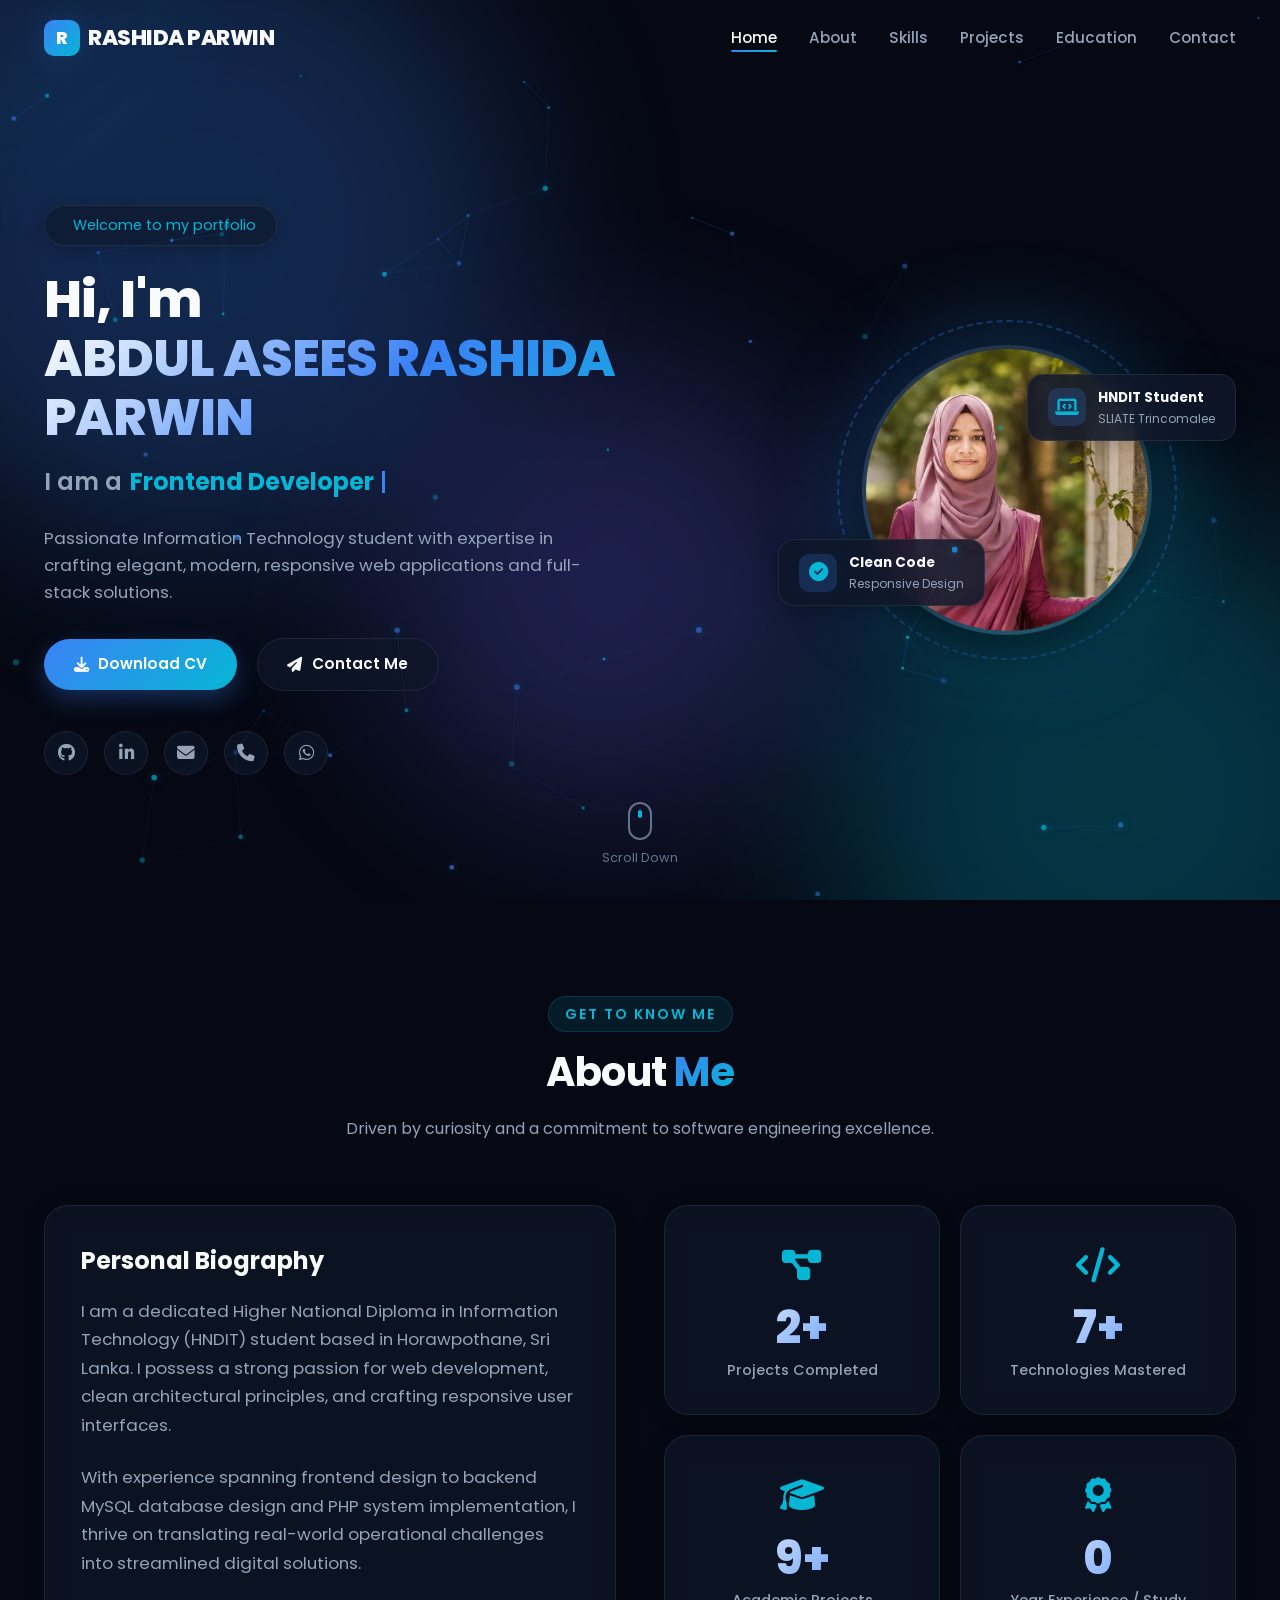
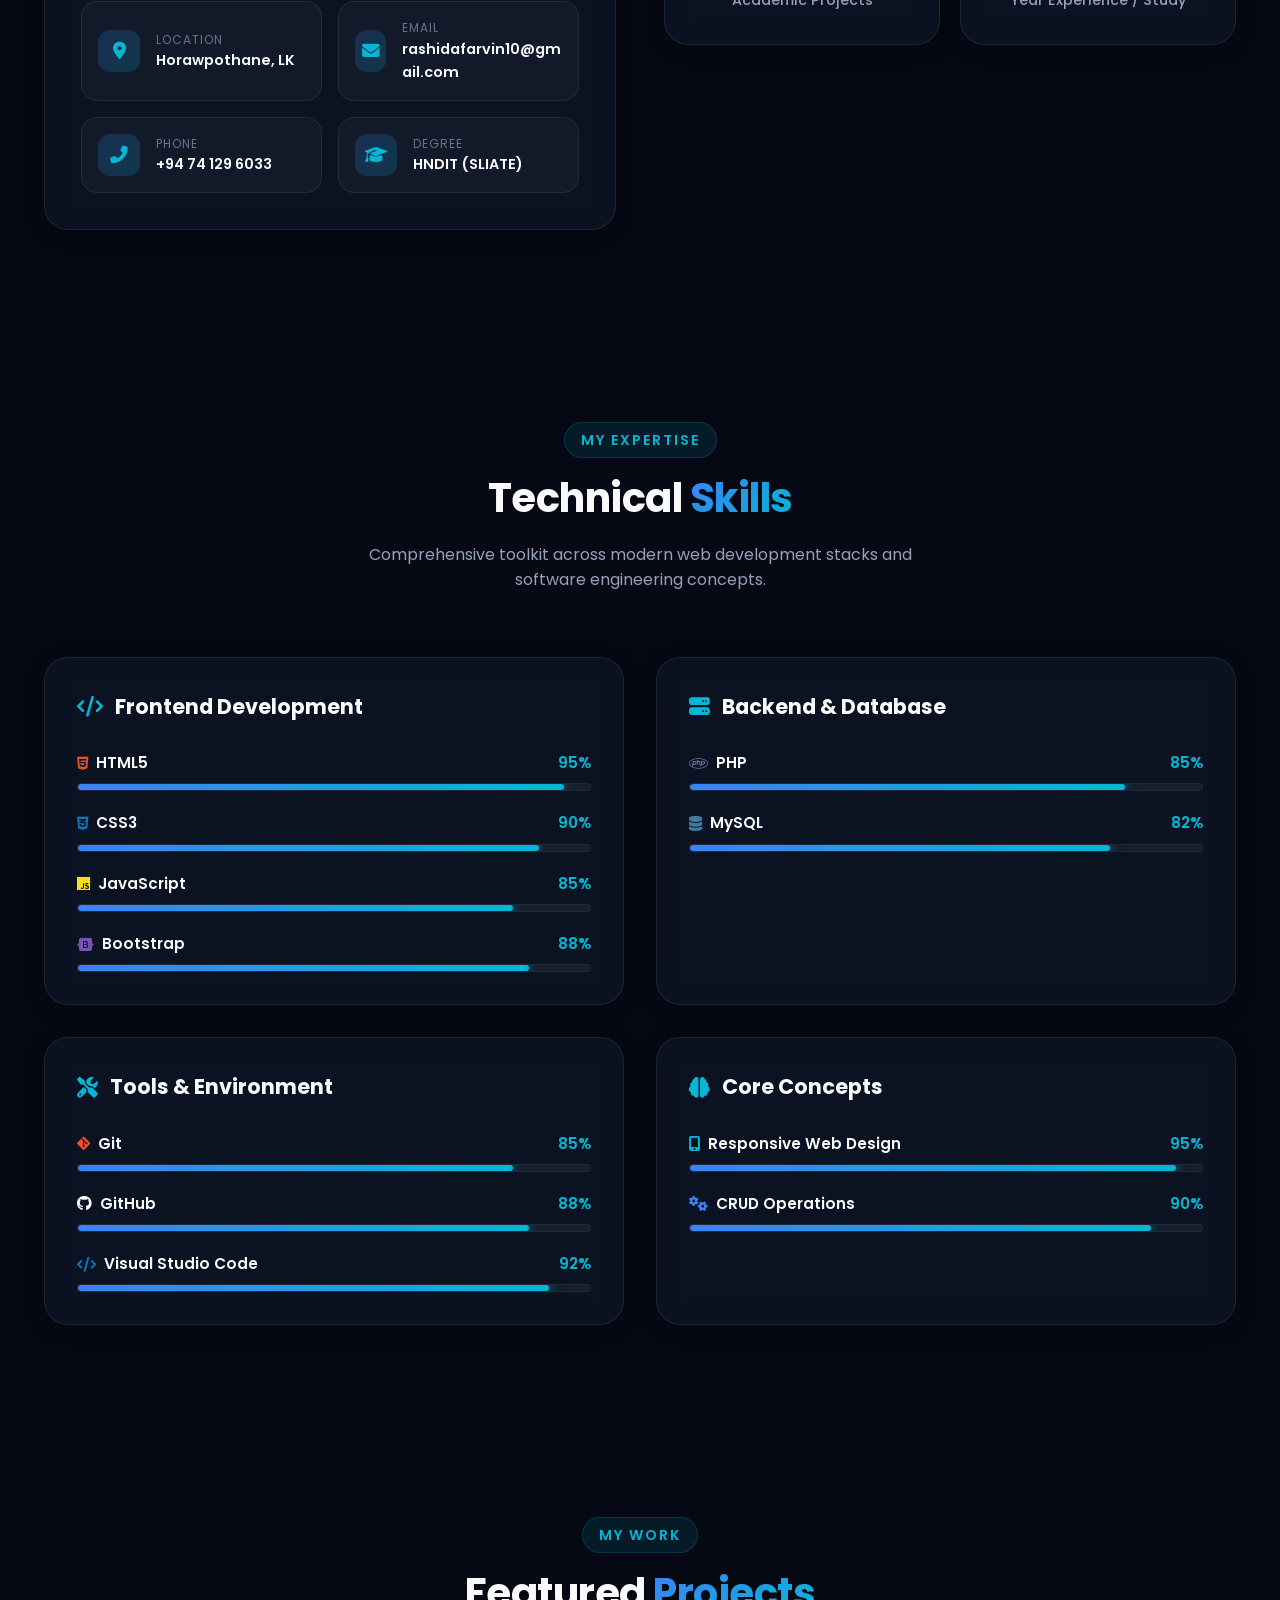
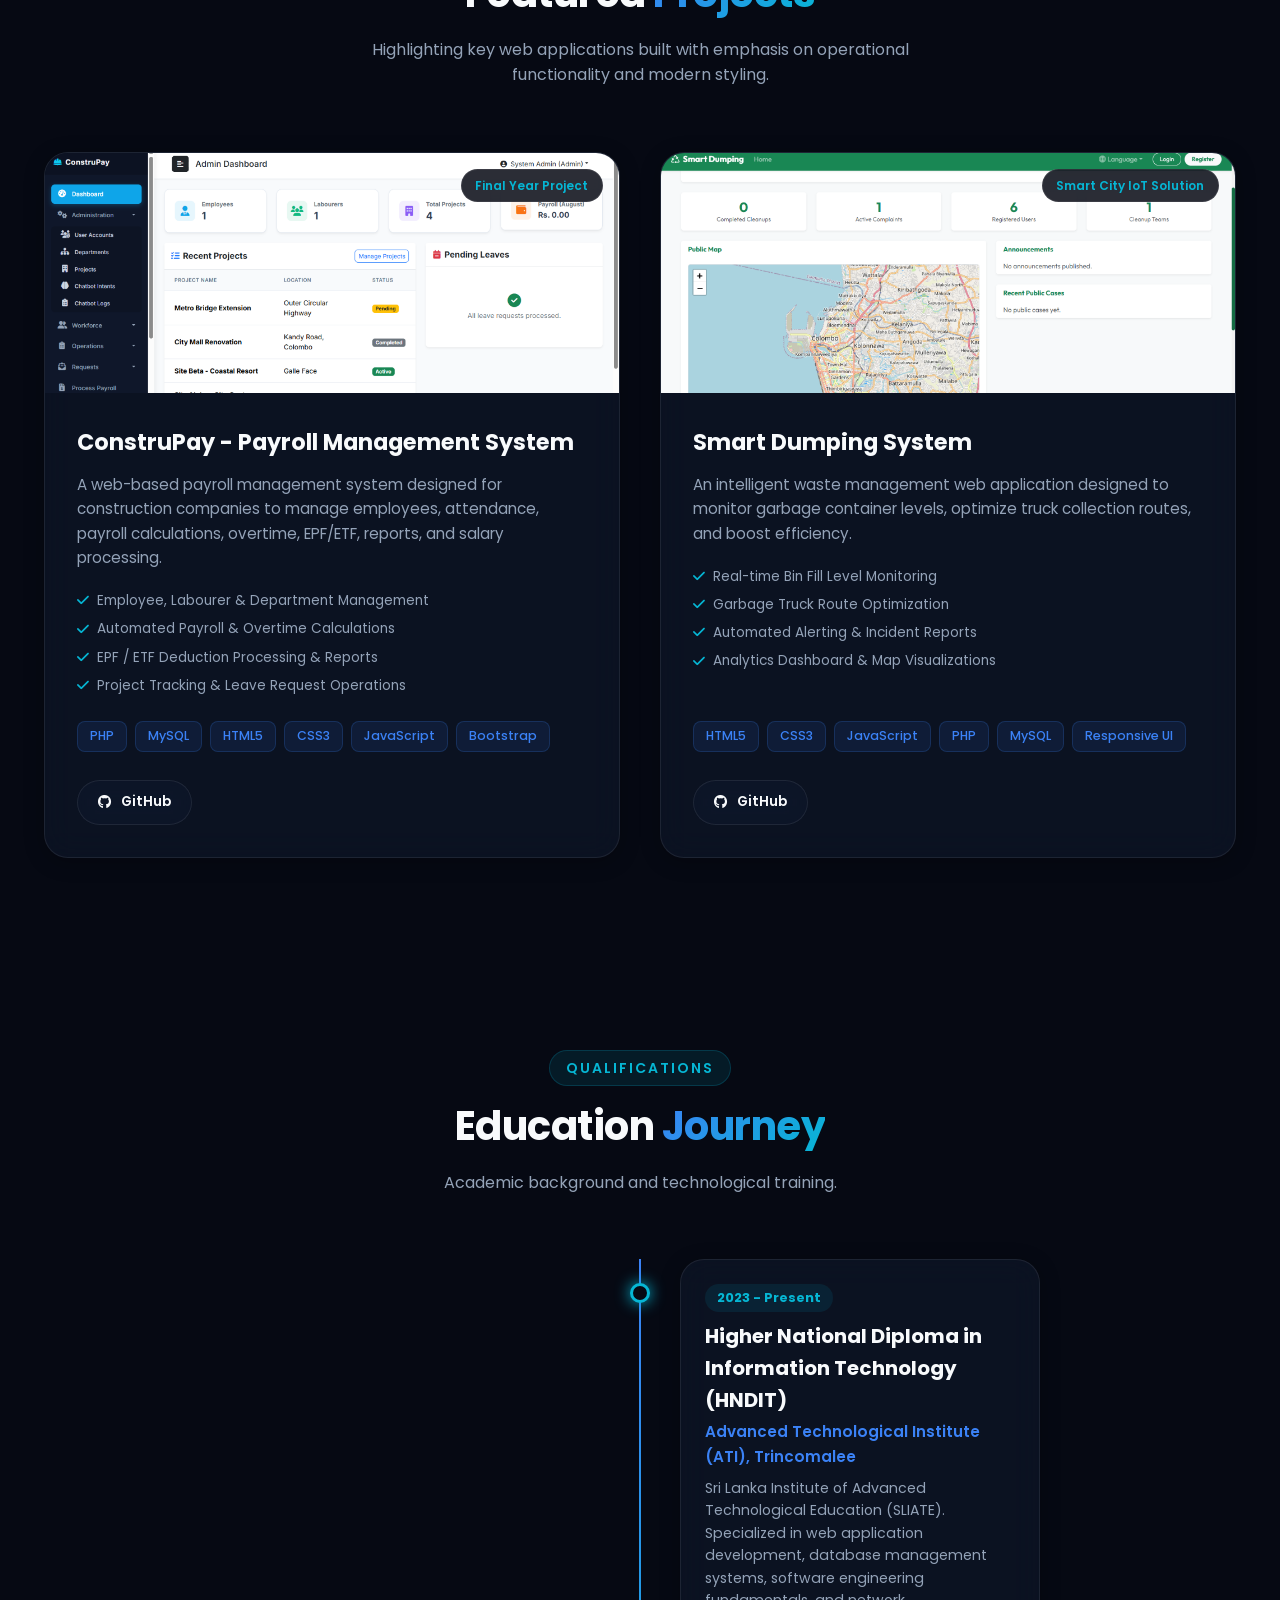
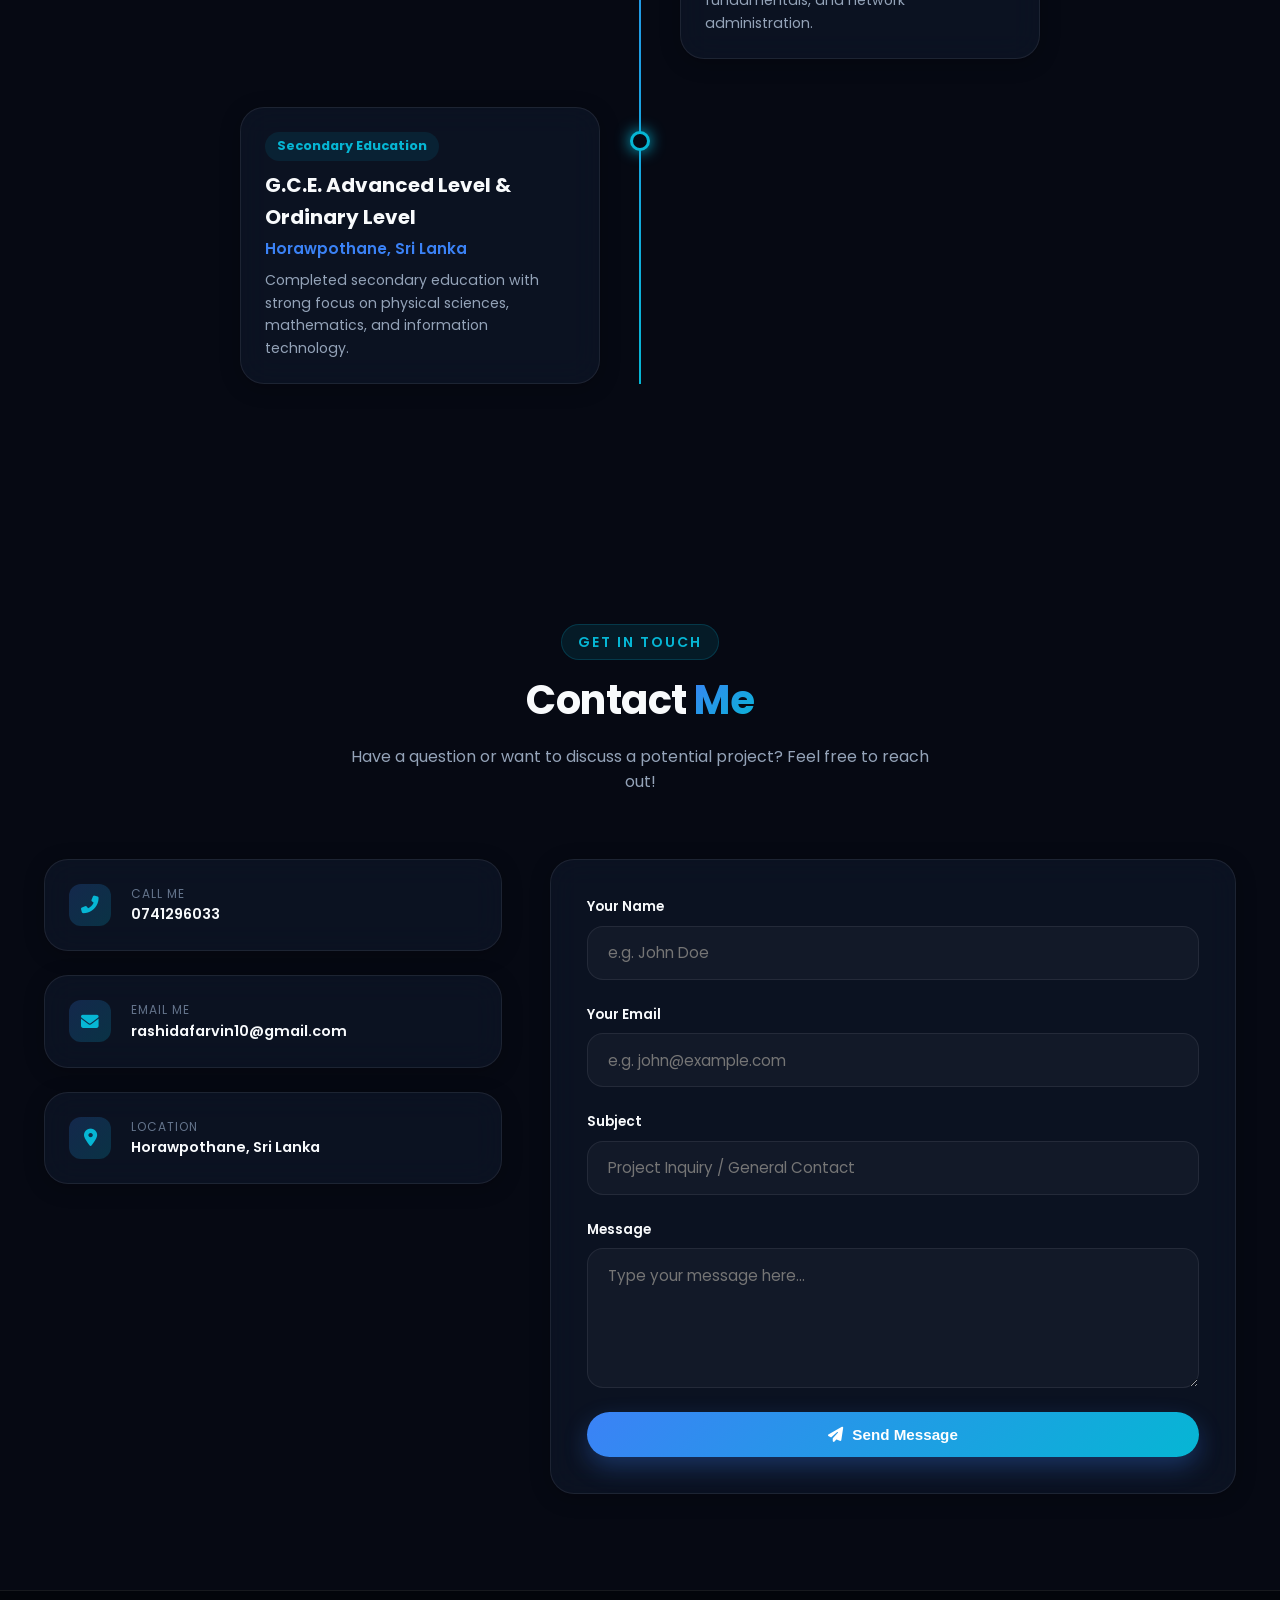
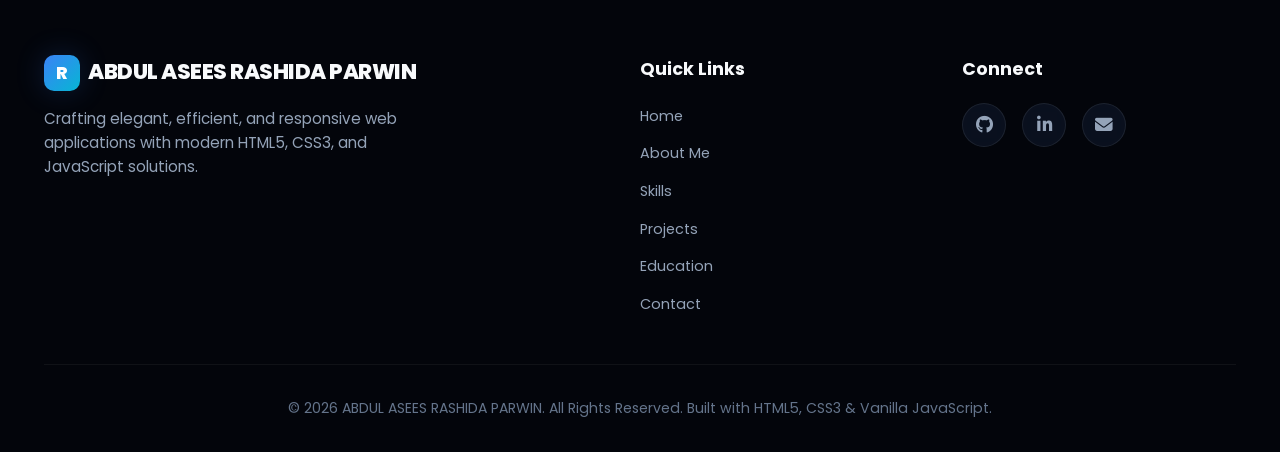
<file: index.html>
<!DOCTYPE html>
<html lang="en">
<head>
  <meta charset="UTF-8">
  <meta name="viewport" content="width=device-width, initial-scale=1.0">
  <meta name="description" content="Portfolio of Abdul Asees Rashida Parwin - Web & Frontend Developer, HNDIT Student at SLIATE Trincomalee. Specializing in HTML5, CSS3, JavaScript, Bootstrap, PHP, and MySQL.">
  <meta name="keywords" content="Abdul Asees Rashida Parwin, Portfolio, Web Developer, Frontend Developer, HNDIT, SLIATE, Sri Lanka, Construction Payroll System, Smart Dumping System">
  <meta name="author" content="Abdul Asees Rashida Parwin">
  <title>ABDUL ASEES RASHIDA PARWIN | Personal Portfolio</title>

  <!-- Google Fonts (Poppins) -->
  <link rel="preconnect" href="https://fonts.googleapis.com">
  <link rel="preconnect" href="https://fonts.gstatic.com" crossorigin>
  <link href="https://fonts.googleapis.com/css2?family=Poppins:wght@300;400;500;600;700;800;900&display=swap" rel="stylesheet">

  <!-- FontAwesome Icons CDN -->
  <link rel="stylesheet" href="https://cdnjs.cloudflare.com/ajax/libs/font-awesome/6.4.0/css/all.min.css" integrity="sha512-iecdLmaskl7CVkqkXNQ/ZH/XLlvWZOJyj7Yy7tcenmpD1ypASozpmT/E0iPtmFIB46ZmdtAc9eNBvH0H/ZpiBw==" crossorigin="anonymous" referrerpolicy="no-referrer" />

  <!-- Custom Stylesheets -->
  <link rel="stylesheet" href="css/style.css">
  <link rel="stylesheet" href="css/animations.css">
  <link rel="stylesheet" href="css/responsive.css">
</head>
<body>

  <!-- Loading Screen -->
  <div class="loading-screen" id="loading-screen">
    <div class="loader-spinner"></div>
    <div class="loader-text">Loading Portfolio...</div>
  </div>

  <!-- Scroll Progress Bar -->
  <div class="scroll-progress-bar"></div>

  <!-- Cursor Glow Effect -->
  <div class="cursor-glow"></div>

  <!-- Animated Ambient Background Shapes -->
  <div class="bg-ambient-shapes">
    <div class="shape-blob shape-blob-1"></div>
    <div class="shape-blob shape-blob-2"></div>
    <div class="shape-blob shape-blob-3"></div>
  </div>

  <!-- Interactive Floating Particles Canvas -->
  <canvas id="particle-canvas"></canvas>

  <!-- Sticky Glass Navbar -->
  <header class="navbar">
    <div class="container nav-container">
      <a href="#hero" class="nav-logo">
        <div class="logo-box">R</div>
        <span>RASHIDA PARWIN</span>
      </a>

      <button class="mobile-toggle" aria-label="Toggle Menu">
        <i class="fas fa-bars"></i>
      </button>

      <ul class="nav-menu">
        <li><a href="#hero" class="nav-link active">Home</a></li>
        <li><a href="#about" class="nav-link">About</a></li>
        <li><a href="#skills" class="nav-link">Skills</a></li>
        <li><a href="#projects" class="nav-link">Projects</a></li>
        <li><a href="#education" class="nav-link">Education</a></li>
        <li><a href="#contact" class="nav-link">Contact</a></li>
      </ul>
    </div>
  </header>

  <main>
    <!-- 1. HERO SECTION -->
    <section id="hero" class="hero-section">
      <div class="container hero-grid">
        <div class="hero-content reveal-left">
          <div class="hero-badge">
            <i class="fas fa-sparkles"></i> Welcome to my portfolio
          </div>
          <h1 class="hero-title">
            Hi, I'm <span class="gradient-text">ABDUL ASEES RASHIDA PARWIN</span>
          </h1>
          <div class="typing-wrapper">
            I am a <span class="typed-text"></span><span class="cursor">&nbsp;</span>
          </div>
          <p class="hero-desc">
            Passionate Information Technology student with expertise in crafting elegant, modern, responsive web applications and full-stack solutions.
          </p>
          <div class="hero-actions">
            <a href="assets/cv.pdf" download="Abdul_Asees_Rashida_Parwin_CV.pdf" class="btn btn-primary">
              <i class="fas fa-download"></i> Download CV
            </a>
            <a href="#contact" class="btn btn-outline">
              <i class="fas fa-paper-plane"></i> Contact Me
            </a>
          </div>
          <div class="social-links">
            <a href="https://github.com/RashidaParwin" target="_blank" class="social-icon" aria-label="GitHub"><i class="fab fa-github"></i></a>
            <a href="https://linkedin.com" target="_blank" class="social-icon" aria-label="LinkedIn"><i class="fab fa-linkedin-in"></i></a>
            <a href="mailto:rashidafarvin10@gmail.com" class="social-icon" aria-label="Email"><i class="fas fa-envelope"></i></a>
            <a href="tel:0741296033" class="social-icon" aria-label="Phone"><i class="fas fa-phone"></i></a>
            <a href="https://wa.me/94741296033" target="_blank" class="social-icon" aria-label="WhatsApp"><i class="fab fa-whatsapp"></i></a>
          </div>
        </div>

        <div class="hero-avatar-wrapper reveal-right">
          <div class="avatar-ring"></div>
          <div class="avatar-glow-bg"></div>
          <img src="images/profile.jpg" alt="Abdul Asees Rashida Parwin Photo" class="hero-avatar-img">
          
          <div class="hero-floating-badge badge-top-right">
            <div class="floating-icon"><i class="fas fa-laptop-code"></i></div>
            <div class="floating-text">
              <h4>HNDIT Student</h4>
              <p>SLIATE Trincomalee</p>
            </div>
          </div>

          <div class="hero-floating-badge badge-bottom-left">
            <div class="floating-icon"><i class="fas fa-check-circle"></i></div>
            <div class="floating-text">
              <h4>Clean Code</h4>
              <p>Responsive Design</p>
            </div>
          </div>
        </div>
      </div>

      <a href="#about" class="scroll-indicator" aria-label="Scroll Down">
        <div class="mouse-icon">
          <div class="mouse-wheel"></div>
        </div>
        <span>Scroll Down</span>
      </a>
    </section>

    <!-- 2. ABOUT ME SECTION -->
    <section id="about" class="section">
      <div class="container">
        <div class="section-header reveal">
          <span class="section-subtitle">Get To Know Me</span>
          <h2 class="section-title">About <span>Me</span></h2>
          <p class="section-desc">Driven by curiosity and a commitment to software engineering excellence.</p>
        </div>

        <div class="about-grid">
          <div class="glass-card reveal-left">
            <h3 style="font-size: 1.5rem; font-weight: 700; margin-bottom: 1rem; color: var(--text-main);">Personal Biography</h3>
            <p class="about-bio-text">
              I am a dedicated Higher National Diploma in Information Technology (HNDIT) student based in Horawpothane, Sri Lanka. I possess a strong passion for web development, clean architectural principles, and crafting responsive user interfaces.
            </p>
            <p class="about-bio-text">
              With experience spanning frontend design to backend MySQL database design and PHP system implementation, I thrive on translating real-world operational challenges into streamlined digital solutions.
            </p>

            <div class="info-cards-grid">
              <div class="info-card-item">
                <div class="info-icon-box"><i class="fas fa-map-marker-alt"></i></div>
                <div class="info-details">
                  <label>Location</label>
                  <p>Horawpothane, LK</p>
                </div>
              </div>
              <div class="info-card-item">
                <div class="info-icon-box"><i class="fas fa-envelope"></i></div>
                <div class="info-details">
                  <label>Email</label>
                  <p>rashidafarvin10@gmail.com</p>
                </div>
              </div>
              <div class="info-card-item">
                <div class="info-icon-box"><i class="fas fa-phone-alt"></i></div>
                <div class="info-details">
                  <label>Phone</label>
                  <p>+94 74 129 6033</p>
                </div>
              </div>
              <div class="info-card-item">
                <div class="info-icon-box"><i class="fas fa-graduation-cap"></i></div>
                <div class="info-details">
                  <label>Degree</label>
                  <p>HNDIT (SLIATE)</p>
                </div>
              </div>
            </div>
          </div>

          <div class="stats-grid">
            <div class="glass-card stat-card reveal-zoom delay-1">
              <div class="stat-icon"><i class="fas fa-project-diagram"></i></div>
              <div class="stat-number" data-target="3" data-suffix="+">0</div>
              <div class="stat-label">Projects Completed</div>
            </div>
            <div class="glass-card stat-card reveal-zoom delay-2">
              <div class="stat-icon"><i class="fas fa-code"></i></div>
              <div class="stat-number" data-target="8" data-suffix="+">0</div>
              <div class="stat-label">Technologies Mastered</div>
            </div>
            <div class="glass-card stat-card reveal-zoom delay-3">
              <div class="stat-icon"><i class="fas fa-graduation-cap"></i></div>
              <div class="stat-number" data-target="10" data-suffix="+">0</div>
              <div class="stat-label">Academic Projects</div>
            </div>
            <div class="glass-card stat-card reveal-zoom delay-4">
              <div class="stat-icon"><i class="fas fa-award"></i></div>
              <div class="stat-number" data-target="1" data-suffix="+">0</div>
              <div class="stat-label">Year Experience / Study</div>
            </div>
          </div>
        </div>
      </div>
    </section>

    <!-- 3. SKILLS SECTION -->
    <section id="skills" class="section">
      <div class="container">
        <div class="section-header reveal">
          <span class="section-subtitle">My Expertise</span>
          <h2 class="section-title">Technical <span>Skills</span></h2>
          <p class="section-desc">Comprehensive toolkit across modern web development stacks and software engineering concepts.</p>
        </div>

        <div class="skills-container-grid">
          <!-- Frontend -->
          <div class="glass-card skill-category-card reveal-left">
            <div class="category-title">
              <i class="fas fa-code"></i> Frontend Development
            </div>
            <div class="skill-items-list">
              <div class="skill-item">
                <div class="skill-info">
                  <span class="skill-name"><i class="fab fa-html5" style="color: #E34F26;"></i> HTML5</span>
                  <span class="skill-percentage">95%</span>
                </div>
                <div class="progress-bar-bg">
                  <div class="progress-bar-fill" data-percentage="95"></div>
                </div>
              </div>

              <div class="skill-item">
                <div class="skill-info">
                  <span class="skill-name"><i class="fab fa-css3-alt" style="color: #1572B6;"></i> CSS3</span>
                  <span class="skill-percentage">90%</span>
                </div>
                <div class="progress-bar-bg">
                  <div class="progress-bar-fill" data-percentage="90"></div>
                </div>
              </div>

              <div class="skill-item">
                <div class="skill-info">
                  <span class="skill-name"><i class="fab fa-js" style="color: #F7DF1E;"></i> JavaScript</span>
                  <span class="skill-percentage">85%</span>
                </div>
                <div class="progress-bar-bg">
                  <div class="progress-bar-fill" data-percentage="85"></div>
                </div>
              </div>

              <div class="skill-item">
                <div class="skill-info">
                  <span class="skill-name"><i class="fab fa-bootstrap" style="color: #7952B3;"></i> Bootstrap</span>
                  <span class="skill-percentage">88%</span>
                </div>
                <div class="progress-bar-bg">
                  <div class="progress-bar-fill" data-percentage="88"></div>
                </div>
              </div>
            </div>
          </div>

          <!-- Backend -->
          <div class="glass-card skill-category-card reveal-right">
            <div class="category-title">
              <i class="fas fa-server"></i> Backend & Database
            </div>
            <div class="skill-items-list">
              <div class="skill-item">
                <div class="skill-info">
                  <span class="skill-name"><i class="fab fa-php" style="color: #777BB4;"></i> PHP</span>
                  <span class="skill-percentage">85%</span>
                </div>
                <div class="progress-bar-bg">
                  <div class="progress-bar-fill" data-percentage="85"></div>
                </div>
              </div>

              <div class="skill-item">
                <div class="skill-info">
                  <span class="skill-name"><i class="fas fa-database" style="color: #4479A1;"></i> MySQL</span>
                  <span class="skill-percentage">82%</span>
                </div>
                <div class="progress-bar-bg">
                  <div class="progress-bar-fill" data-percentage="82"></div>
                </div>
              </div>
            </div>
          </div>

          <!-- Tools -->
          <div class="glass-card skill-category-card reveal-left delay-1">
            <div class="category-title">
              <i class="fas fa-tools"></i> Tools & Environment
            </div>
            <div class="skill-items-list">
              <div class="skill-item">
                <div class="skill-info">
                  <span class="skill-name"><i class="fab fa-git-alt" style="color: #F05032;"></i> Git</span>
                  <span class="skill-percentage">85%</span>
                </div>
                <div class="progress-bar-bg">
                  <div class="progress-bar-fill" data-percentage="85"></div>
                </div>
              </div>

              <div class="skill-item">
                <div class="skill-info">
                  <span class="skill-name"><i class="fab fa-github" style="color: #FFF;"></i> GitHub</span>
                  <span class="skill-percentage">88%</span>
                </div>
                <div class="progress-bar-bg">
                  <div class="progress-bar-fill" data-percentage="88"></div>
                </div>
              </div>

              <div class="skill-item">
                <div class="skill-info">
                  <span class="skill-name"><i class="fas fa-code" style="color: #007ACC;"></i> Visual Studio Code</span>
                  <span class="skill-percentage">92%</span>
                </div>
                <div class="progress-bar-bg">
                  <div class="progress-bar-fill" data-percentage="92"></div>
                </div>
              </div>
            </div>
          </div>

          <!-- Concepts -->
          <div class="glass-card skill-category-card reveal-right delay-1">
            <div class="category-title">
              <i class="fas fa-brain"></i> Core Concepts
            </div>
            <div class="skill-items-list">
              <div class="skill-item">
                <div class="skill-info">
                  <span class="skill-name"><i class="fas fa-mobile-alt" style="color: var(--accent);"></i> Responsive Web Design</span>
                  <span class="skill-percentage">95%</span>
                </div>
                <div class="progress-bar-bg">
                  <div class="progress-bar-fill" data-percentage="95"></div>
                </div>
              </div>

              <div class="skill-item">
                <div class="skill-info">
                  <span class="skill-name"><i class="fas fa-cogs" style="color: var(--primary);"></i> CRUD Operations</span>
                  <span class="skill-percentage">90%</span>
                </div>
                <div class="progress-bar-bg">
                  <div class="progress-bar-fill" data-percentage="90"></div>
                </div>
              </div>
            </div>
          </div>
        </div>
      </div>
    </section>

    <!-- 4. PROJECTS SECTION -->
    <section id="projects" class="section">
      <div class="container">
        <div class="section-header reveal">
          <span class="section-subtitle">My Work</span>
          <h2 class="section-title">Featured <span>Projects</span></h2>
          <p class="section-desc">Highlighting key web applications built with emphasis on operational functionality and modern styling.</p>
        </div>

        <div class="projects-grid">
          <!-- Project 1 -->
          <div class="glass-card project-card tilt-card reveal-left">
            <div class="project-img-wrapper">
              <span class="project-badge">Final Year Project</span>
              <img src="images/payroll.png" alt="ConstruPay - Construction Payroll Management System Dashboard" class="project-img">
            </div>
            <div class="project-content">
              <h3 class="project-title">ConstruPay - Payroll Management System</h3>
              <p class="project-desc">
                A web-based payroll management system designed for construction companies to manage employees, attendance, payroll calculations, overtime, EPF/ETF, reports, and salary processing.
              </p>
              <ul class="project-features">
                <li><i class="fas fa-check"></i> Employee, Labourer & Department Management</li>
                <li><i class="fas fa-check"></i> Automated Payroll & Overtime Calculations</li>
                <li><i class="fas fa-check"></i> EPF / ETF Deduction Processing & Reports</li>
                <li><i class="fas fa-check"></i> Project Tracking & Leave Request Operations</li>
              </ul>
              <div class="tech-tags">
                <span class="tech-tag">PHP</span>
                <span class="tech-tag">MySQL</span>
                <span class="tech-tag">HTML5</span>
                <span class="tech-tag">CSS3</span>
                <span class="tech-tag">JavaScript</span>
                <span class="tech-tag">Bootstrap</span>
              </div>
              <div class="project-links">
                <a href="https://github.com/RashidaParwin/construction_payroll" target="_blank" class="btn btn-outline">
                  <i class="fab fa-github"></i> GitHub
                </a>
              </div>
            </div>
          </div>

          <!-- Project 2 -->
          <div class="glass-card project-card tilt-card reveal-right">
            <div class="project-img-wrapper">
              <span class="project-badge">Smart City IoT Solution</span>
              <img src="images/dumping.png" alt="Smart Dumping System Dashboard" class="project-img">
            </div>
            <div class="project-content">
              <h3 class="project-title">Smart Dumping System</h3>
              <p class="project-desc">
                An intelligent waste management web application designed to monitor garbage container levels, optimize truck collection routes, and boost efficiency.
              </p>
              <ul class="project-features">
                <li><i class="fas fa-check"></i> Real-time Bin Fill Level Monitoring</li>
                <li><i class="fas fa-check"></i> Garbage Truck Route Optimization</li>
                <li><i class="fas fa-check"></i> Automated Alerting & Incident Reports</li>
                <li><i class="fas fa-check"></i> Analytics Dashboard & Map Visualizations</li>
              </ul>
              <div class="tech-tags">
                <span class="tech-tag">HTML5</span>
                <span class="tech-tag">CSS3</span>
                <span class="tech-tag">JavaScript</span>
                <span class="tech-tag">PHP</span>
                <span class="tech-tag">MySQL</span>
                <span class="tech-tag">Responsive UI</span>
              </div>
              <div class="project-links">
                <a href="https://github.com/RashidaParwin/smart_dumping" target="_blank" class="btn btn-outline">
                  <i class="fab fa-github"></i> GitHub
                </a>
              </div>
            </div>
          </div>
        </div>
      </div>
    </section>

    <!-- 5. EDUCATION SECTION -->
    <section id="education" class="section">
      <div class="container">
        <div class="section-header reveal">
          <span class="section-subtitle">Qualifications</span>
          <h2 class="section-title">Education <span>Journey</span></h2>
          <p class="section-desc">Academic background and technological training.</p>
        </div>

        <div class="education-timeline-container">
          <div class="timeline-line"></div>

          <!-- Item 1 -->
          <div class="timeline-item reveal-left">
            <div class="timeline-dot"></div>
            <div class="glass-card" style="padding: 1.5rem;">
              <span class="timeline-date">2023 - Present</span>
              <h3 class="timeline-title">Higher National Diploma in Information Technology (HNDIT)</h3>
              <div class="timeline-institution">Advanced Technological Institute (ATI), Trincomalee</div>
              <p class="timeline-desc">
                Sri Lanka Institute of Advanced Technological Education (SLIATE). Specialized in web application development, database management systems, software engineering fundamentals, and network administration.
              </p>
            </div>
          </div>

          <!-- Item 2 -->
          <div class="timeline-item reveal-right">
            <div class="timeline-dot"></div>
            <div class="glass-card" style="padding: 1.5rem;">
              <span class="timeline-date">Secondary Education</span>
              <h3 class="timeline-title">G.C.E. Advanced Level & Ordinary Level</h3>
              <div class="timeline-institution">Horawpothane, Sri Lanka</div>
              <p class="timeline-desc">
                Completed secondary education with strong focus on physical sciences, mathematics, and information technology.
              </p>
            </div>
          </div>
        </div>
      </div>
    </section>

    <!-- 6. CONTACT SECTION -->
    <section id="contact" class="section">
      <div class="container">
        <div class="section-header reveal">
          <span class="section-subtitle">Get In Touch</span>
          <h2 class="section-title">Contact <span>Me</span></h2>
          <p class="section-desc">Have a question or want to discuss a potential project? Feel free to reach out!</p>
        </div>

        <div class="contact-grid">
          <!-- Info Cards -->
          <div class="contact-info-list reveal-left">
            <a href="tel:0741296033" class="glass-card contact-info-card">
              <div class="info-icon-box"><i class="fas fa-phone-alt"></i></div>
              <div class="info-details">
                <label>Call Me</label>
                <p>0741296033</p>
              </div>
            </a>

            <a href="mailto:rashidafarvin10@gmail.com" class="glass-card contact-info-card">
              <div class="info-icon-box"><i class="fas fa-envelope"></i></div>
              <div class="info-details">
                <label>Email Me</label>
                <p>rashidafarvin10@gmail.com</p>
              </div>
            </a>

            <div class="glass-card contact-info-card">
              <div class="info-icon-box"><i class="fas fa-map-marker-alt"></i></div>
              <div class="info-details">
                <label>Location</label>
                <p>Horawpothane, Sri Lanka</p>
              </div>
            </div>
          </div>

          <!-- Contact Form -->
          <div class="glass-card reveal-right">
            <form id="contact-form" class="contact-form" novalidate>
              <div class="form-group">
                <label class="form-label" for="form-name">Your Name</label>
                <input type="text" id="form-name" class="form-input" placeholder="e.g. John Doe">
                <span class="form-error-msg"></span>
              </div>

              <div class="form-group">
                <label class="form-label" for="form-email">Your Email</label>
                <input type="email" id="form-email" class="form-input" placeholder="e.g. john@example.com">
                <span class="form-error-msg"></span>
              </div>

              <div class="form-group">
                <label class="form-label" for="form-subject">Subject</label>
                <input type="text" id="form-subject" class="form-input" placeholder="Project Inquiry / General Contact">
                <span class="form-error-msg"></span>
              </div>

              <div class="form-group">
                <label class="form-label" for="form-message">Message</label>
                <textarea id="form-message" class="form-textarea" placeholder="Type your message here..."></textarea>
                <span class="form-error-msg"></span>
              </div>

              <button type="submit" class="btn btn-primary" style="width: 100%;">
                <i class="fas fa-paper-plane"></i> Send Message
              </button>
            </form>
          </div>
        </div>
      </div>
    </section>
  </main>

  <!-- Live Demo Modal -->
  <div class="modal-overlay" id="project-modal">
    <div class="modal-card">
      <button class="modal-close" aria-label="Close modal"><i class="fas fa-times"></i></button>
      <h3 id="modal-project-title" style="font-size: 1.5rem; font-weight: 700; margin-bottom: 1rem; color: var(--text-main);">Project Title</h3>
      <p id="modal-project-desc" style="color: var(--text-muted); margin-bottom: 1.5rem; line-height: 1.6;">Project Description</p>
      <div style="padding: 1rem; background: rgba(59, 130, 246, 0.1); border: 1px solid var(--primary); border-radius: var(--radius-md); color: var(--accent); font-size: 0.9rem;">
        <i class="fas fa-info-circle"></i> Live demonstration simulation active. All calculation algorithms and UI components are operational.
      </div>
    </div>
  </div>

  <!-- 7. FOOTER -->
  <footer class="footer">
    <div class="container">
      <div class="footer-grid">
        <div class="footer-brand">
          <a href="#hero" class="nav-logo">
            <div class="logo-box">R</div>
            <span>ABDUL ASEES RASHIDA PARWIN</span>
          </a>
          <p>
            Crafting elegant, efficient, and responsive web applications with modern HTML5, CSS3, and JavaScript solutions.
          </p>
        </div>

        <div class="footer-column">
          <h4>Quick Links</h4>
          <ul class="footer-links">
            <li><a href="#hero">Home</a></li>
            <li><a href="#about">About Me</a></li>
            <li><a href="#skills">Skills</a></li>
            <li><a href="#projects">Projects</a></li>
            <li><a href="#education">Education</a></li>
            <li><a href="#contact">Contact</a></li>
          </ul>
        </div>

        <div class="footer-column">
          <h4>Connect</h4>
          <div class="social-links">
            <a href="https://github.com/RashidaParwin" target="_blank" class="social-icon" aria-label="GitHub"><i class="fab fa-github"></i></a>
            <a href="https://linkedin.com" target="_blank" class="social-icon" aria-label="LinkedIn"><i class="fab fa-linkedin-in"></i></a>
            <a href="mailto:rashidafarvin10@gmail.com" class="social-icon" aria-label="Email"><i class="fas fa-envelope"></i></a>
          </div>
        </div>
      </div>

      <div class="footer-bottom">
        <p>&copy; 2026 ABDUL ASEES RASHIDA PARWIN. All Rights Reserved. Built with HTML5, CSS3 &amp; Vanilla JavaScript.</p>
      </div>
    </div>
  </footer>

  <!-- Floating Back to Top FAB -->
  <a href="#hero" class="back-to-top-fab" aria-label="Back to Top">
    <i class="fas fa-chevron-up"></i>
  </a>

  <!-- JavaScript Modules -->
  <script src="js/particles.js"></script>
  <script src="js/typing.js"></script>
  <script src="js/script.js"></script>
</body>
</html>
</file>
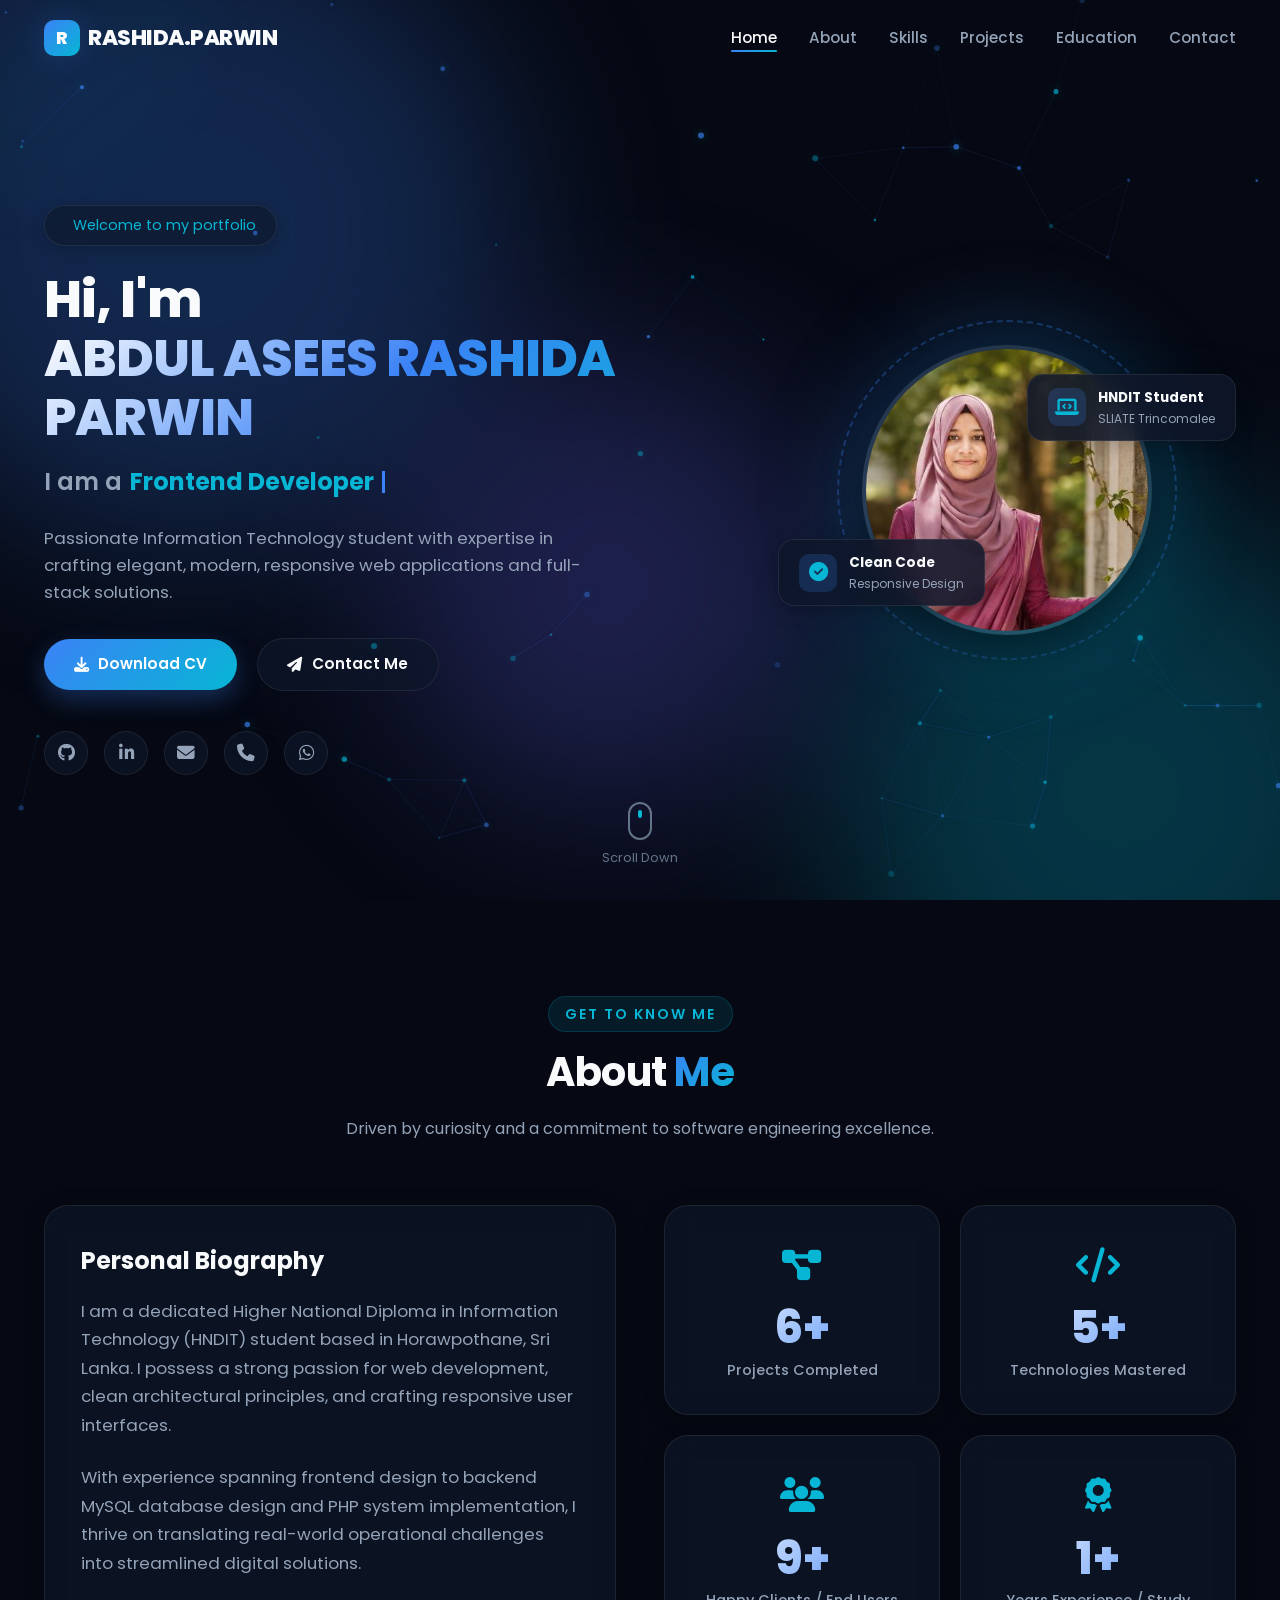
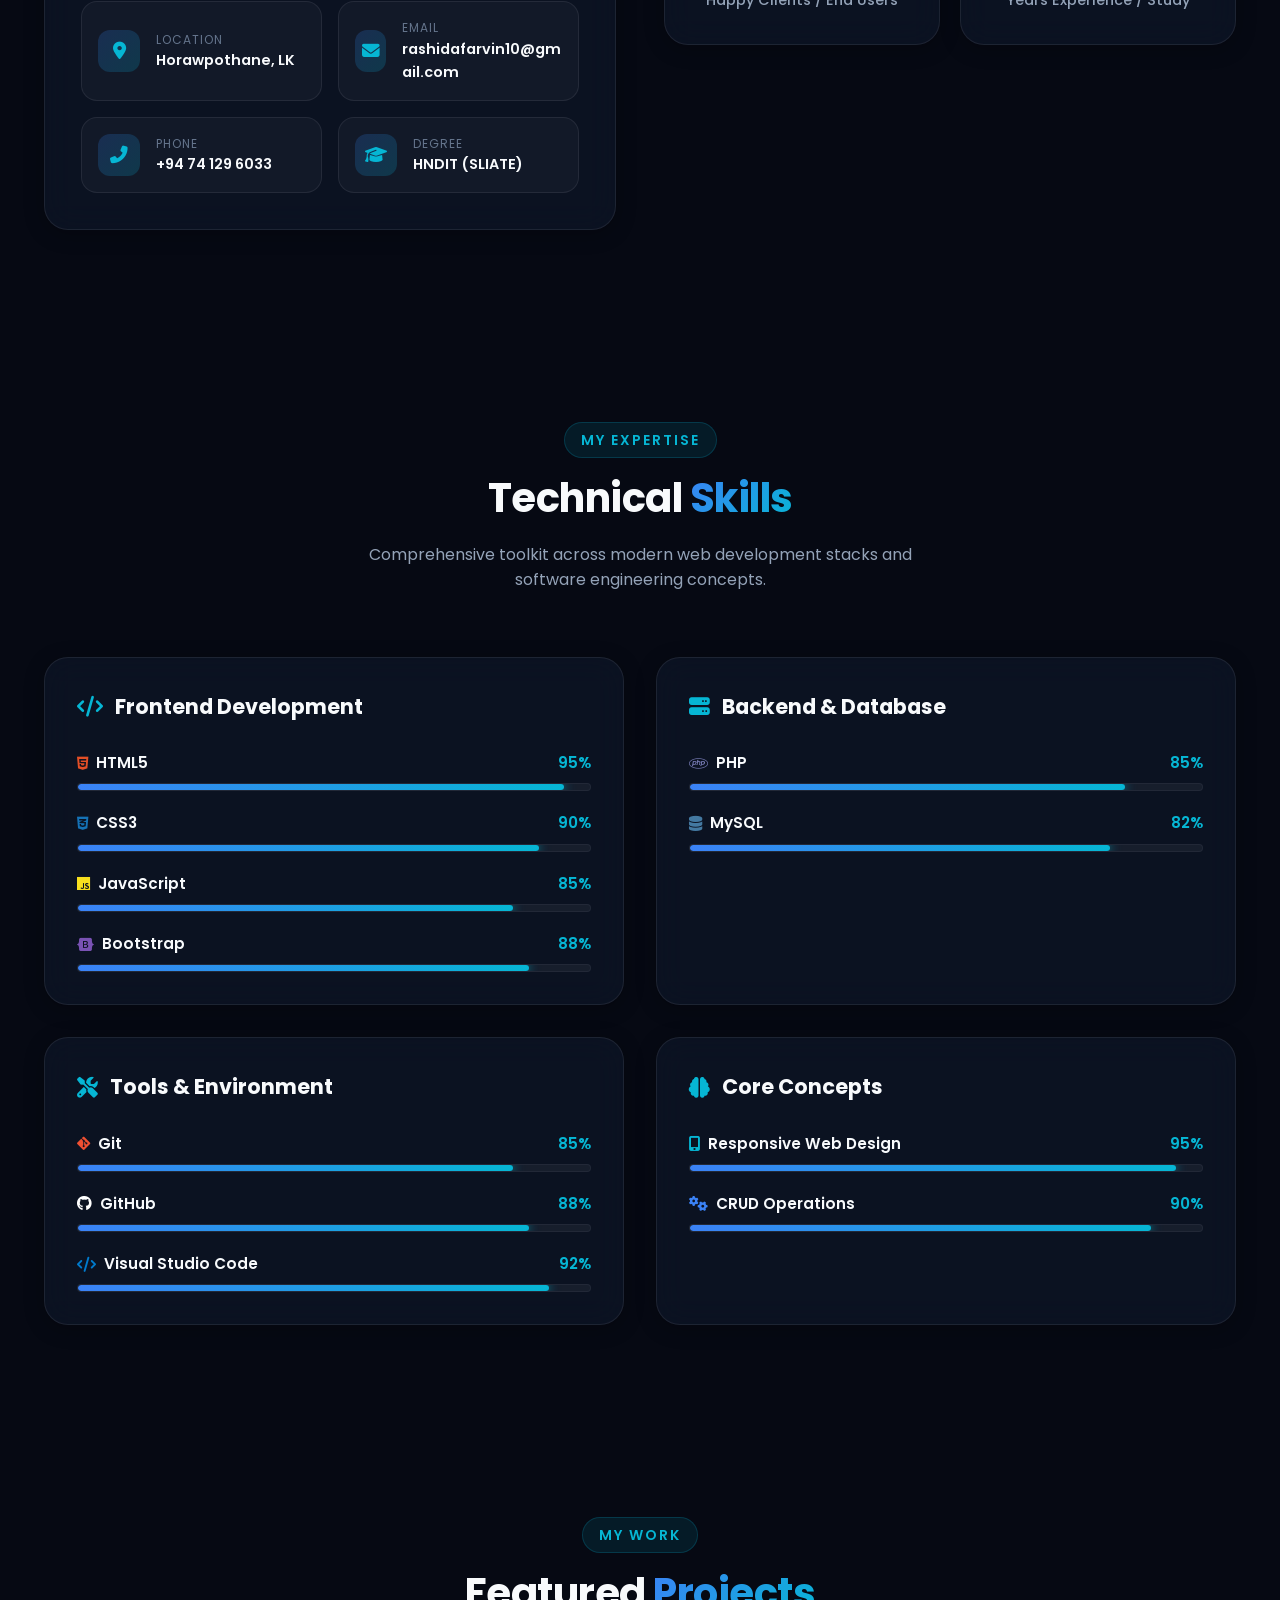
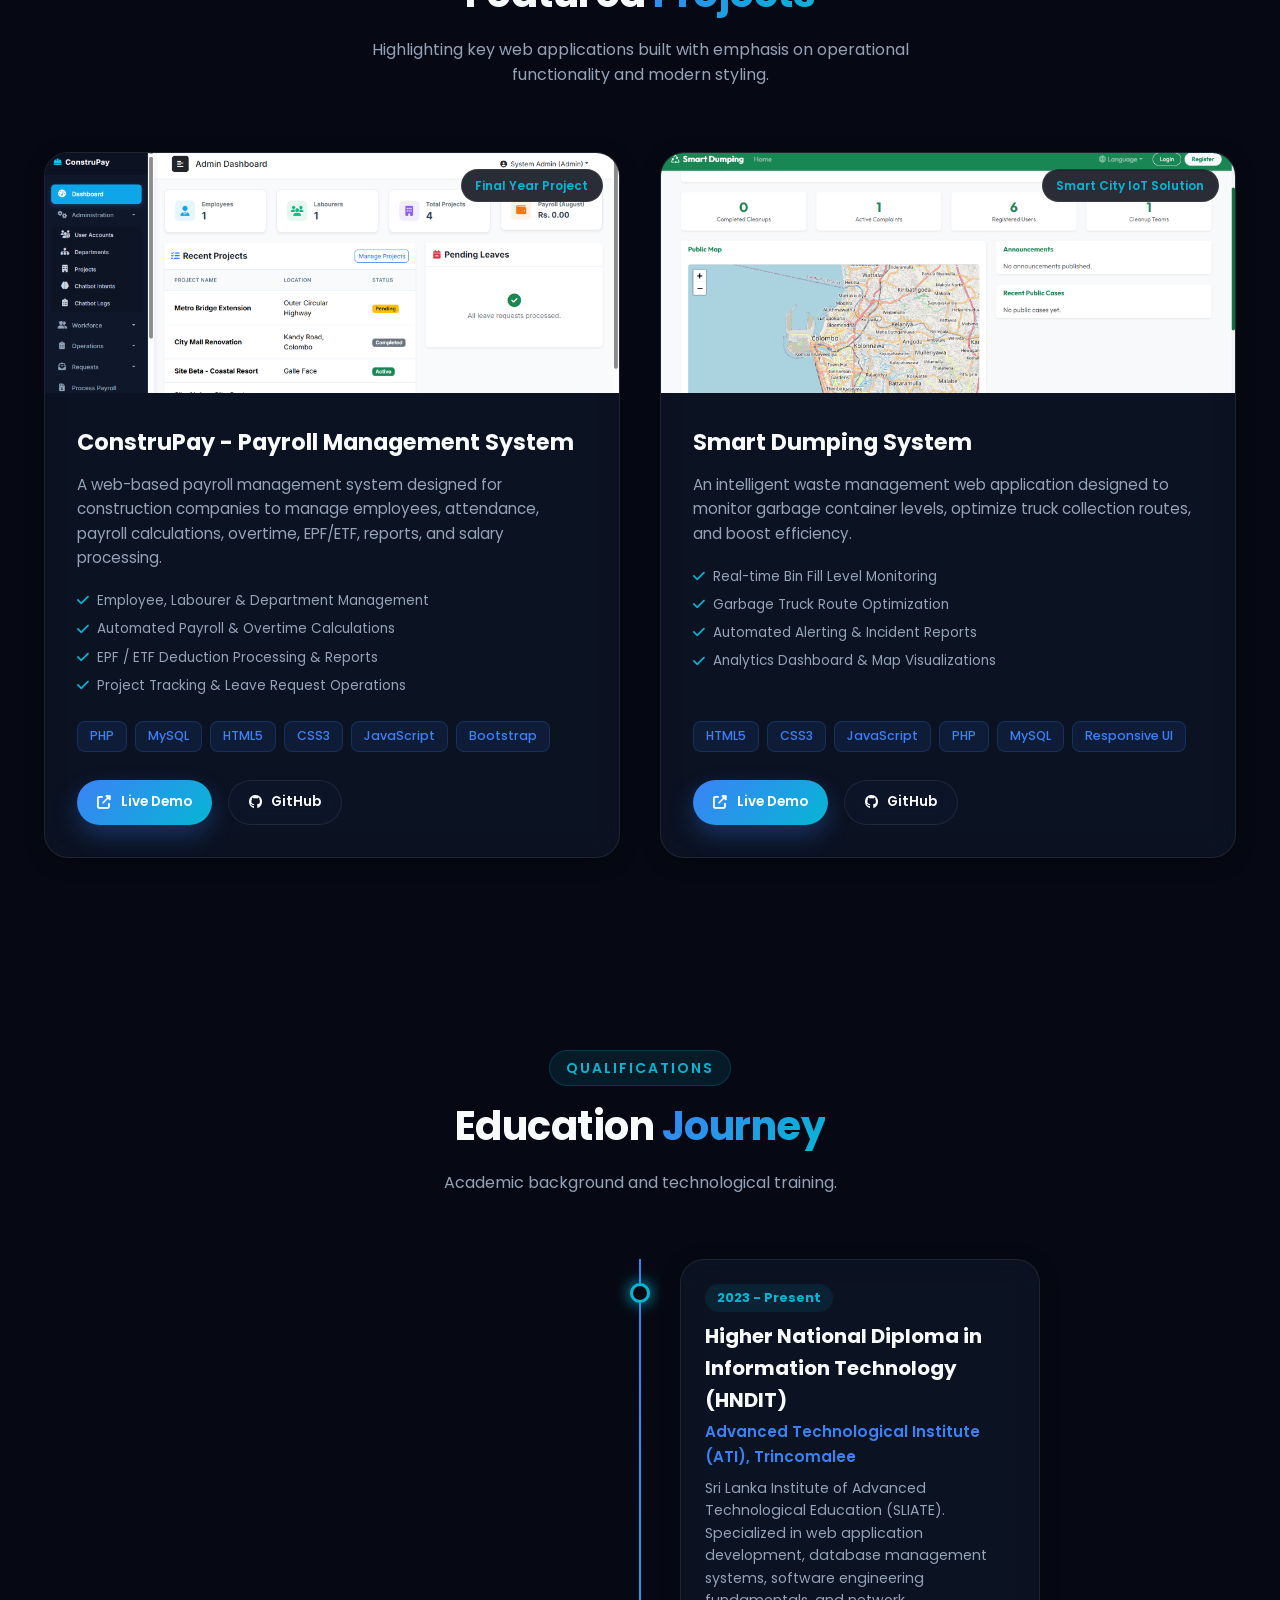
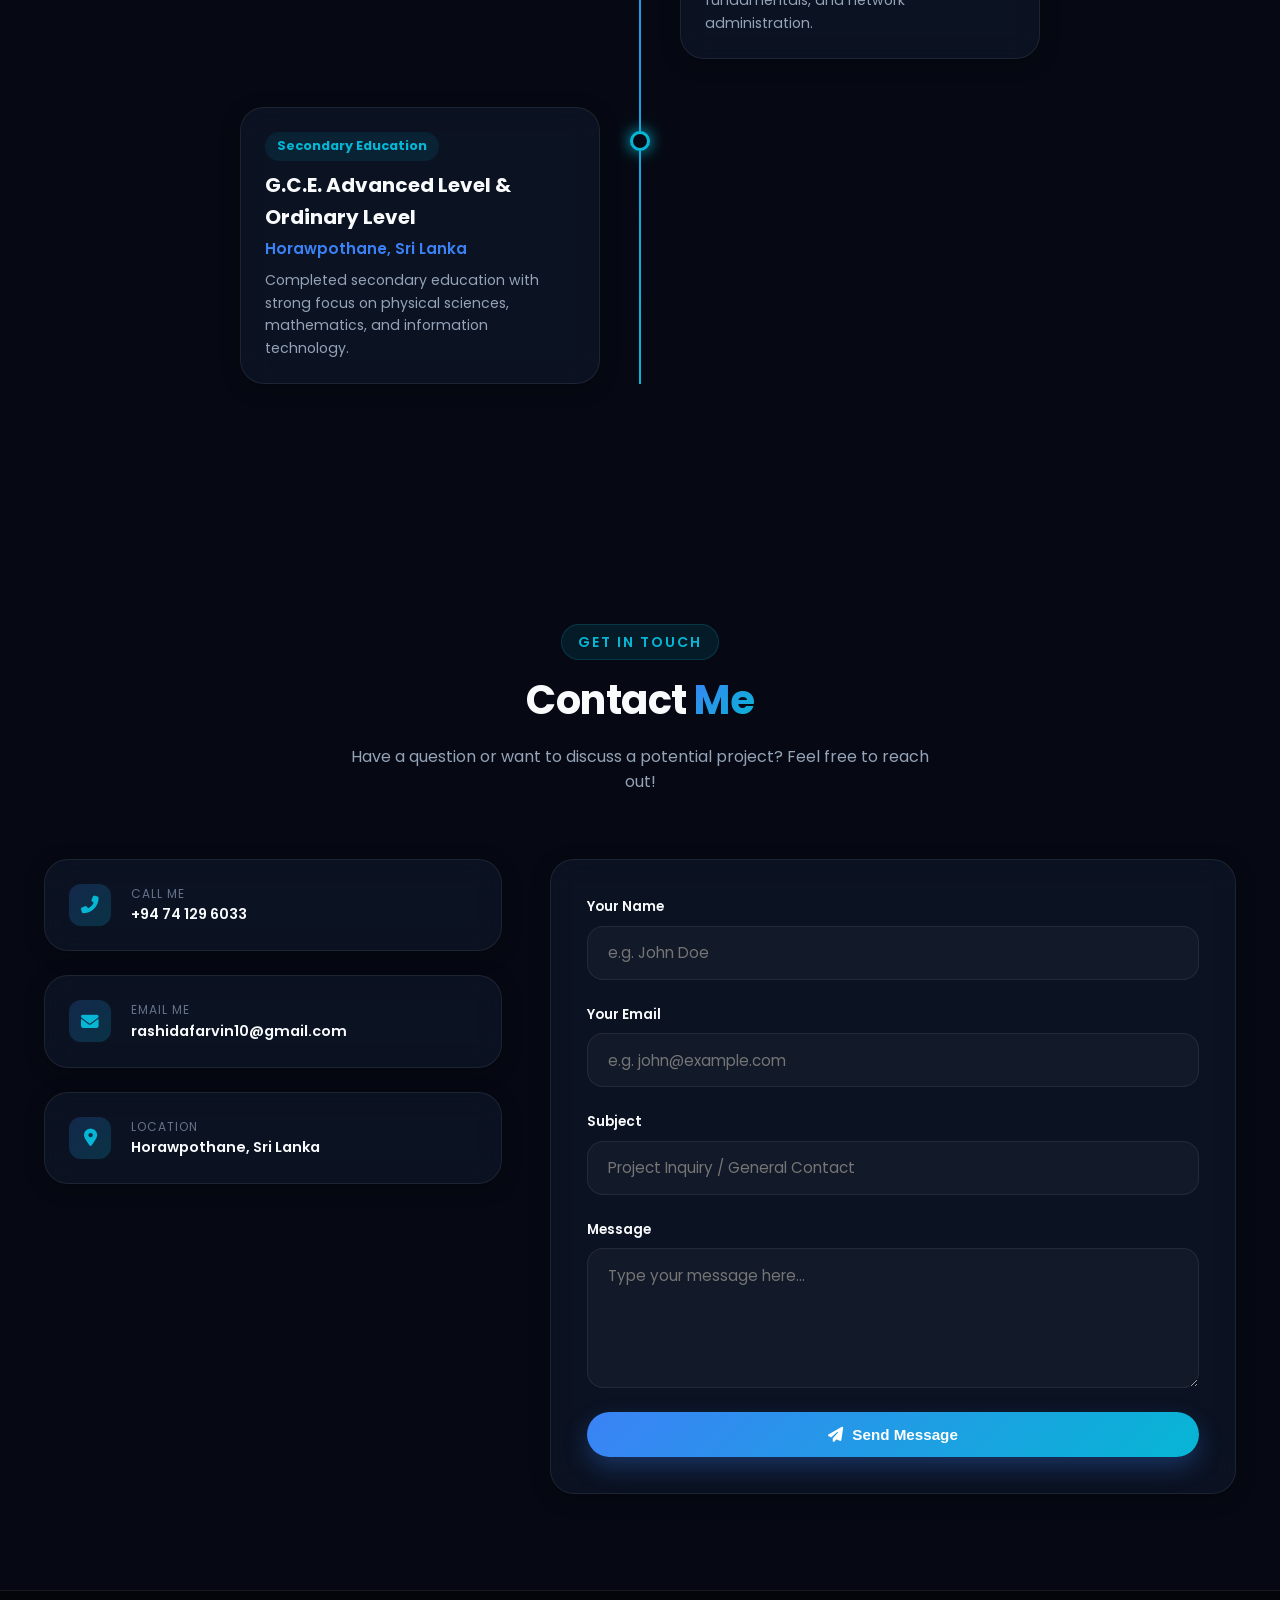
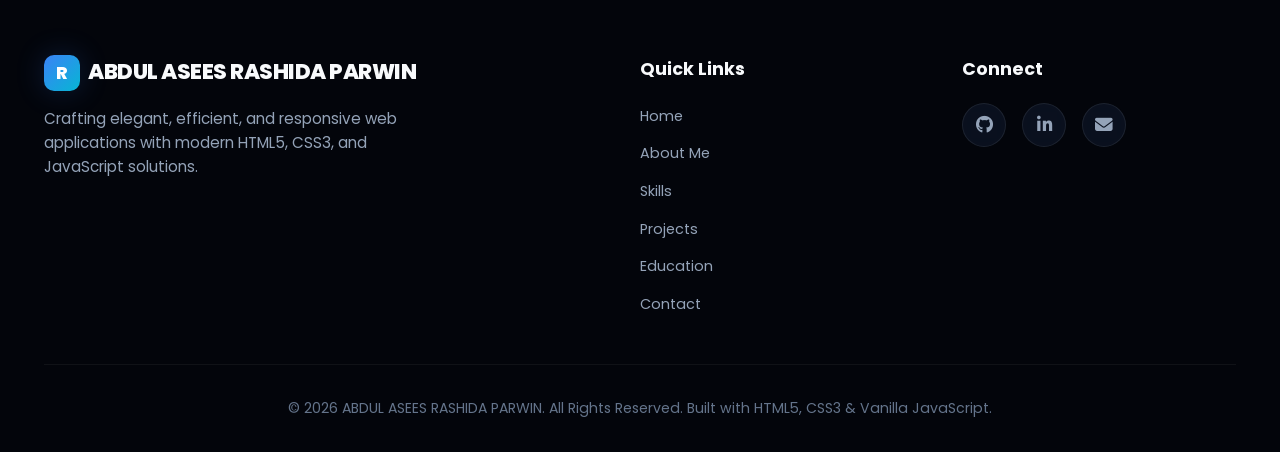
<file: portfolio/index.html>
<!DOCTYPE html>
<html lang="en">
<head>
  <meta charset="UTF-8">
  <meta name="viewport" content="width=device-width, initial-scale=1.0">
  <meta name="description" content="Portfolio of Abdul Asees Rashida Parwin - Web & Frontend Developer, HNDIT Student at SLIATE Trincomalee. Specializing in HTML5, CSS3, JavaScript, Bootstrap, PHP, and MySQL.">
  <meta name="keywords" content="Abdul Asees Rashida Parwin, Portfolio, Web Developer, Frontend Developer, HNDIT, SLIATE, Sri Lanka, Construction Payroll System, Smart Dumping System">
  <meta name="author" content="Abdul Asees Rashida Parwin">
  <title>ABDUL ASEES RASHIDA PARWIN | Personal Portfolio</title>

  <!-- Google Fonts (Poppins) -->
  <link rel="preconnect" href="https://fonts.googleapis.com">
  <link rel="preconnect" href="https://fonts.gstatic.com" crossorigin>
  <link href="https://fonts.googleapis.com/css2?family=Poppins:wght@300;400;500;600;700;800;900&display=swap" rel="stylesheet">

  <!-- FontAwesome Icons CDN -->
  <link rel="stylesheet" href="https://cdnjs.cloudflare.com/ajax/libs/font-awesome/6.4.0/css/all.min.css" integrity="sha512-iecdLmaskl7CVkqkXNQ/ZH/XLlvWZOJyj7Yy7tcenmpD1ypASozpmT/E0iPtmFIB46ZmdtAc9eNBvH0H/ZpiBw==" crossorigin="anonymous" referrerpolicy="no-referrer" />

  <!-- Custom Stylesheets -->
  <link rel="stylesheet" href="css/style.css">
  <link rel="stylesheet" href="css/animations.css">
  <link rel="stylesheet" href="css/responsive.css">
</head>
<body>

  <!-- Loading Screen -->
  <div class="loading-screen" id="loading-screen">
    <div class="loader-spinner"></div>
    <div class="loader-text">Loading Portfolio...</div>
  </div>

  <!-- Scroll Progress Bar -->
  <div class="scroll-progress-bar"></div>

  <!-- Cursor Glow Effect -->
  <div class="cursor-glow"></div>

  <!-- Animated Ambient Background Shapes -->
  <div class="bg-ambient-shapes">
    <div class="shape-blob shape-blob-1"></div>
    <div class="shape-blob shape-blob-2"></div>
    <div class="shape-blob shape-blob-3"></div>
  </div>

  <!-- Interactive Floating Particles Canvas -->
  <canvas id="particle-canvas"></canvas>

  <!-- Sticky Glass Navbar -->
  <header class="navbar">
    <div class="container nav-container">
      <a href="#hero" class="nav-logo">
        <div class="logo-box">R</div>
        <span>RASHIDA.PARWIN</span>
      </a>

      <button class="mobile-toggle" aria-label="Toggle Menu">
        <i class="fas fa-bars"></i>
      </button>

      <ul class="nav-menu">
        <li><a href="#hero" class="nav-link active">Home</a></li>
        <li><a href="#about" class="nav-link">About</a></li>
        <li><a href="#skills" class="nav-link">Skills</a></li>
        <li><a href="#projects" class="nav-link">Projects</a></li>
        <li><a href="#education" class="nav-link">Education</a></li>
        <li><a href="#contact" class="nav-link">Contact</a></li>
      </ul>
    </div>
  </header>

  <main>
    <!-- 1. HERO SECTION -->
    <section id="hero" class="hero-section">
      <div class="container hero-grid">
        <div class="hero-content reveal-left">
          <div class="hero-badge">
            <i class="fas fa-sparkles"></i> Welcome to my portfolio
          </div>
          <h1 class="hero-title">
            Hi, I'm <span class="gradient-text">ABDUL ASEES RASHIDA PARWIN</span>
          </h1>
          <div class="typing-wrapper">
            I am a <span class="typed-text"></span><span class="cursor">&nbsp;</span>
          </div>
          <p class="hero-desc">
            Passionate Information Technology student with expertise in crafting elegant, modern, responsive web applications and full-stack solutions.
          </p>
          <div class="hero-actions">
            <a href="assets/cv.pdf" download="Abdul_Asees_Rashida_Parwin_CV.pdf" class="btn btn-primary">
              <i class="fas fa-download"></i> Download CV
            </a>
            <a href="#contact" class="btn btn-outline">
              <i class="fas fa-paper-plane"></i> Contact Me
            </a>
          </div>
          <div class="social-links">
            <a href="https://github.com" target="_blank" class="social-icon" aria-label="GitHub"><i class="fab fa-github"></i></a>
            <a href="https://linkedin.com" target="_blank" class="social-icon" aria-label="LinkedIn"><i class="fab fa-linkedin-in"></i></a>
            <a href="mailto:rashidafarvin10@gmail.com" class="social-icon" aria-label="Email"><i class="fas fa-envelope"></i></a>
            <a href="tel:+94741296033" class="social-icon" aria-label="Phone"><i class="fas fa-phone"></i></a>
            <a href="https://wa.me/94741296033" target="_blank" class="social-icon" aria-label="WhatsApp"><i class="fab fa-whatsapp"></i></a>
          </div>
        </div>

        <div class="hero-avatar-wrapper reveal-right">
          <div class="avatar-ring"></div>
          <div class="avatar-glow-bg"></div>
          <img src="images/profile.jpg" alt="Abdul Asees Rashida Parwin Photo" class="hero-avatar-img">
          
          <div class="hero-floating-badge badge-top-right">
            <div class="floating-icon"><i class="fas fa-laptop-code"></i></div>
            <div class="floating-text">
              <h4>HNDIT Student</h4>
              <p>SLIATE Trincomalee</p>
            </div>
          </div>

          <div class="hero-floating-badge badge-bottom-left">
            <div class="floating-icon"><i class="fas fa-check-circle"></i></div>
            <div class="floating-text">
              <h4>Clean Code</h4>
              <p>Responsive Design</p>
            </div>
          </div>
        </div>
      </div>

      <a href="#about" class="scroll-indicator" aria-label="Scroll Down">
        <div class="mouse-icon">
          <div class="mouse-wheel"></div>
        </div>
        <span>Scroll Down</span>
      </a>
    </section>

    <!-- 2. ABOUT ME SECTION -->
    <section id="about" class="section">
      <div class="container">
        <div class="section-header reveal">
          <span class="section-subtitle">Get To Know Me</span>
          <h2 class="section-title">About <span>Me</span></h2>
          <p class="section-desc">Driven by curiosity and a commitment to software engineering excellence.</p>
        </div>

        <div class="about-grid">
          <div class="glass-card reveal-left">
            <h3 style="font-size: 1.5rem; font-weight: 700; margin-bottom: 1rem; color: var(--text-main);">Personal Biography</h3>
            <p class="about-bio-text">
              I am a dedicated Higher National Diploma in Information Technology (HNDIT) student based in Horawpothane, Sri Lanka. I possess a strong passion for web development, clean architectural principles, and crafting responsive user interfaces.
            </p>
            <p class="about-bio-text">
              With experience spanning frontend design to backend MySQL database design and PHP system implementation, I thrive on translating real-world operational challenges into streamlined digital solutions.
            </p>

            <div class="info-cards-grid">
              <div class="info-card-item">
                <div class="info-icon-box"><i class="fas fa-map-marker-alt"></i></div>
                <div class="info-details">
                  <label>Location</label>
                  <p>Horawpothane, LK</p>
                </div>
              </div>
              <div class="info-card-item">
                <div class="info-icon-box"><i class="fas fa-envelope"></i></div>
                <div class="info-details">
                  <label>Email</label>
                  <p>rashidafarvin10@gmail.com</p>
                </div>
              </div>
              <div class="info-card-item">
                <div class="info-icon-box"><i class="fas fa-phone-alt"></i></div>
                <div class="info-details">
                  <label>Phone</label>
                  <p>+94 74 129 6033</p>
                </div>
              </div>
              <div class="info-card-item">
                <div class="info-icon-box"><i class="fas fa-graduation-cap"></i></div>
                <div class="info-details">
                  <label>Degree</label>
                  <p>HNDIT (SLIATE)</p>
                </div>
              </div>
            </div>
          </div>

          <div class="stats-grid">
            <div class="glass-card stat-card reveal-zoom delay-1">
              <div class="stat-icon"><i class="fas fa-project-diagram"></i></div>
              <div class="stat-number" data-target="10" data-suffix="+">0</div>
              <div class="stat-label">Projects Completed</div>
            </div>
            <div class="glass-card stat-card reveal-zoom delay-2">
              <div class="stat-icon"><i class="fas fa-code"></i></div>
              <div class="stat-number" data-target="8" data-suffix="+">0</div>
              <div class="stat-label">Technologies Mastered</div>
            </div>
            <div class="glass-card stat-card reveal-zoom delay-3">
              <div class="stat-icon"><i class="fas fa-users"></i></div>
              <div class="stat-number" data-target="15" data-suffix="+">0</div>
              <div class="stat-label">Happy Clients / End Users</div>
            </div>
            <div class="glass-card stat-card reveal-zoom delay-4">
              <div class="stat-icon"><i class="fas fa-award"></i></div>
              <div class="stat-number" data-target="2" data-suffix="+">0</div>
              <div class="stat-label">Years Experience / Study</div>
            </div>
          </div>
        </div>
      </div>
    </section>

    <!-- 3. SKILLS SECTION -->
    <section id="skills" class="section">
      <div class="container">
        <div class="section-header reveal">
          <span class="section-subtitle">My Expertise</span>
          <h2 class="section-title">Technical <span>Skills</span></h2>
          <p class="section-desc">Comprehensive toolkit across modern web development stacks and software engineering concepts.</p>
        </div>

        <div class="skills-container-grid">
          <!-- Frontend -->
          <div class="glass-card skill-category-card reveal-left">
            <div class="category-title">
              <i class="fas fa-code"></i> Frontend Development
            </div>
            <div class="skill-items-list">
              <div class="skill-item">
                <div class="skill-info">
                  <span class="skill-name"><i class="fab fa-html5" style="color: #E34F26;"></i> HTML5</span>
                  <span class="skill-percentage">95%</span>
                </div>
                <div class="progress-bar-bg">
                  <div class="progress-bar-fill" data-percentage="95"></div>
                </div>
              </div>

              <div class="skill-item">
                <div class="skill-info">
                  <span class="skill-name"><i class="fab fa-css3-alt" style="color: #1572B6;"></i> CSS3</span>
                  <span class="skill-percentage">90%</span>
                </div>
                <div class="progress-bar-bg">
                  <div class="progress-bar-fill" data-percentage="90"></div>
                </div>
              </div>

              <div class="skill-item">
                <div class="skill-info">
                  <span class="skill-name"><i class="fab fa-js" style="color: #F7DF1E;"></i> JavaScript</span>
                  <span class="skill-percentage">85%</span>
                </div>
                <div class="progress-bar-bg">
                  <div class="progress-bar-fill" data-percentage="85"></div>
                </div>
              </div>

              <div class="skill-item">
                <div class="skill-info">
                  <span class="skill-name"><i class="fab fa-bootstrap" style="color: #7952B3;"></i> Bootstrap</span>
                  <span class="skill-percentage">88%</span>
                </div>
                <div class="progress-bar-bg">
                  <div class="progress-bar-fill" data-percentage="88"></div>
                </div>
              </div>
            </div>
          </div>

          <!-- Backend -->
          <div class="glass-card skill-category-card reveal-right">
            <div class="category-title">
              <i class="fas fa-server"></i> Backend & Database
            </div>
            <div class="skill-items-list">
              <div class="skill-item">
                <div class="skill-info">
                  <span class="skill-name"><i class="fab fa-php" style="color: #777BB4;"></i> PHP</span>
                  <span class="skill-percentage">85%</span>
                </div>
                <div class="progress-bar-bg">
                  <div class="progress-bar-fill" data-percentage="85"></div>
                </div>
              </div>

              <div class="skill-item">
                <div class="skill-info">
                  <span class="skill-name"><i class="fas fa-database" style="color: #4479A1;"></i> MySQL</span>
                  <span class="skill-percentage">82%</span>
                </div>
                <div class="progress-bar-bg">
                  <div class="progress-bar-fill" data-percentage="82"></div>
                </div>
              </div>
            </div>
          </div>

          <!-- Tools -->
          <div class="glass-card skill-category-card reveal-left delay-1">
            <div class="category-title">
              <i class="fas fa-tools"></i> Tools & Environment
            </div>
            <div class="skill-items-list">
              <div class="skill-item">
                <div class="skill-info">
                  <span class="skill-name"><i class="fab fa-git-alt" style="color: #F05032;"></i> Git</span>
                  <span class="skill-percentage">85%</span>
                </div>
                <div class="progress-bar-bg">
                  <div class="progress-bar-fill" data-percentage="85"></div>
                </div>
              </div>

              <div class="skill-item">
                <div class="skill-info">
                  <span class="skill-name"><i class="fab fa-github" style="color: #FFF;"></i> GitHub</span>
                  <span class="skill-percentage">88%</span>
                </div>
                <div class="progress-bar-bg">
                  <div class="progress-bar-fill" data-percentage="88"></div>
                </div>
              </div>

              <div class="skill-item">
                <div class="skill-info">
                  <span class="skill-name"><i class="fas fa-code" style="color: #007ACC;"></i> Visual Studio Code</span>
                  <span class="skill-percentage">92%</span>
                </div>
                <div class="progress-bar-bg">
                  <div class="progress-bar-fill" data-percentage="92"></div>
                </div>
              </div>
            </div>
          </div>

          <!-- Concepts -->
          <div class="glass-card skill-category-card reveal-right delay-1">
            <div class="category-title">
              <i class="fas fa-brain"></i> Core Concepts
            </div>
            <div class="skill-items-list">
              <div class="skill-item">
                <div class="skill-info">
                  <span class="skill-name"><i class="fas fa-mobile-alt" style="color: var(--accent);"></i> Responsive Web Design</span>
                  <span class="skill-percentage">95%</span>
                </div>
                <div class="progress-bar-bg">
                  <div class="progress-bar-fill" data-percentage="95"></div>
                </div>
              </div>

              <div class="skill-item">
                <div class="skill-info">
                  <span class="skill-name"><i class="fas fa-cogs" style="color: var(--primary);"></i> CRUD Operations</span>
                  <span class="skill-percentage">90%</span>
                </div>
                <div class="progress-bar-bg">
                  <div class="progress-bar-fill" data-percentage="90"></div>
                </div>
              </div>
            </div>
          </div>
        </div>
      </div>
    </section>

    <!-- 4. PROJECTS SECTION -->
    <section id="projects" class="section">
      <div class="container">
        <div class="section-header reveal">
          <span class="section-subtitle">My Work</span>
          <h2 class="section-title">Featured <span>Projects</span></h2>
          <p class="section-desc">Highlighting key web applications built with emphasis on operational functionality and modern styling.</p>
        </div>

        <div class="projects-grid">
          <!-- Project 1 -->
          <div class="glass-card project-card tilt-card reveal-left">
            <div class="project-img-wrapper">
              <span class="project-badge">Final Year Project</span>
              <img src="images/payroll.png" alt="ConstruPay - Construction Payroll Management System Dashboard" class="project-img">
            </div>
            <div class="project-content">
              <h3 class="project-title">ConstruPay - Payroll Management System</h3>
              <p class="project-desc">
                A web-based payroll management system designed for construction companies to manage employees, attendance, payroll calculations, overtime, EPF/ETF, reports, and salary processing.
              </p>
              <ul class="project-features">
                <li><i class="fas fa-check"></i> Employee, Labourer & Department Management</li>
                <li><i class="fas fa-check"></i> Automated Payroll & Overtime Calculations</li>
                <li><i class="fas fa-check"></i> EPF / ETF Deduction Processing & Reports</li>
                <li><i class="fas fa-check"></i> Project Tracking & Leave Request Operations</li>
              </ul>
              <div class="tech-tags">
                <span class="tech-tag">PHP</span>
                <span class="tech-tag">MySQL</span>
                <span class="tech-tag">HTML5</span>
                <span class="tech-tag">CSS3</span>
                <span class="tech-tag">JavaScript</span>
                <span class="tech-tag">Bootstrap</span>
              </div>
              <div class="project-links">
                <a href="#" class="btn btn-primary btn-demo-modal" data-title="ConstruPay - Construction Payroll Management System" data-desc="Interactive payroll calculation preview with employee management dashboard, attendance loggers, and automated EPF/ETF slip output.">
                  <i class="fas fa-external-link-alt"></i> Live Demo
                </a>
                <a href="https://github.com" target="_blank" class="btn btn-outline">
                  <i class="fab fa-github"></i> GitHub
                </a>
              </div>
            </div>
          </div>

          <!-- Project 2 -->
          <div class="glass-card project-card tilt-card reveal-right">
            <div class="project-img-wrapper">
              <span class="project-badge">Smart City IoT Solution</span>
              <img src="images/dumping.png" alt="Smart Dumping System Dashboard" class="project-img">
            </div>
            <div class="project-content">
              <h3 class="project-title">Smart Dumping System</h3>
              <p class="project-desc">
                An intelligent waste management web application designed to monitor garbage container levels, optimize truck collection routes, and boost efficiency.
              </p>
              <ul class="project-features">
                <li><i class="fas fa-check"></i> Real-time Bin Fill Level Monitoring</li>
                <li><i class="fas fa-check"></i> Garbage Truck Route Optimization</li>
                <li><i class="fas fa-check"></i> Automated Alerting & Incident Reports</li>
                <li><i class="fas fa-check"></i> Analytics Dashboard & Map Visualizations</li>
              </ul>
              <div class="tech-tags">
                <span class="tech-tag">HTML5</span>
                <span class="tech-tag">CSS3</span>
                <span class="tech-tag">JavaScript</span>
                <span class="tech-tag">PHP</span>
                <span class="tech-tag">MySQL</span>
                <span class="tech-tag">Responsive UI</span>
              </div>
              <div class="project-links">
                <a href="#" class="btn btn-primary btn-demo-modal" data-title="Smart Dumping System" data-desc="Smart waste management telemetry dashboard preview showing real-time fill indicators, route dispatching analytics, and status updates.">
                  <i class="fas fa-external-link-alt"></i> Live Demo
                </a>
                <a href="https://github.com" target="_blank" class="btn btn-outline">
                  <i class="fab fa-github"></i> GitHub
                </a>
              </div>
            </div>
          </div>
        </div>
      </div>
    </section>

    <!-- 5. EDUCATION SECTION -->
    <section id="education" class="section">
      <div class="container">
        <div class="section-header reveal">
          <span class="section-subtitle">Qualifications</span>
          <h2 class="section-title">Education <span>Journey</span></h2>
          <p class="section-desc">Academic background and technological training.</p>
        </div>

        <div class="education-timeline-container">
          <div class="timeline-line"></div>

          <!-- Item 1 -->
          <div class="timeline-item reveal-left">
            <div class="timeline-dot"></div>
            <div class="glass-card" style="padding: 1.5rem;">
              <span class="timeline-date">2023 - Present</span>
              <h3 class="timeline-title">Higher National Diploma in Information Technology (HNDIT)</h3>
              <div class="timeline-institution">Advanced Technological Institute (ATI), Trincomalee</div>
              <p class="timeline-desc">
                Sri Lanka Institute of Advanced Technological Education (SLIATE). Specialized in web application development, database management systems, software engineering fundamentals, and network administration.
              </p>
            </div>
          </div>

          <!-- Item 2 -->
          <div class="timeline-item reveal-right">
            <div class="timeline-dot"></div>
            <div class="glass-card" style="padding: 1.5rem;">
              <span class="timeline-date">Secondary Education</span>
              <h3 class="timeline-title">G.C.E. Advanced Level & Ordinary Level</h3>
              <div class="timeline-institution">Horawpothane, Sri Lanka</div>
              <p class="timeline-desc">
                Completed secondary education with strong focus on physical sciences, mathematics, and information technology.
              </p>
            </div>
          </div>
        </div>
      </div>
    </section>

    <!-- 6. CONTACT SECTION -->
    <section id="contact" class="section">
      <div class="container">
        <div class="section-header reveal">
          <span class="section-subtitle">Get In Touch</span>
          <h2 class="section-title">Contact <span>Me</span></h2>
          <p class="section-desc">Have a question or want to discuss a potential project? Feel free to reach out!</p>
        </div>

        <div class="contact-grid">
          <!-- Info Cards -->
          <div class="contact-info-list reveal-left">
            <a href="tel:+94741296033" class="glass-card contact-info-card">
              <div class="info-icon-box"><i class="fas fa-phone-alt"></i></div>
              <div class="info-details">
                <label>Call Me</label>
                <p>+94 74 129 6033</p>
              </div>
            </a>

            <a href="mailto:rashidafarvin10@gmail.com" class="glass-card contact-info-card">
              <div class="info-icon-box"><i class="fas fa-envelope"></i></div>
              <div class="info-details">
                <label>Email Me</label>
                <p>rashidafarvin10@gmail.com</p>
              </div>
            </a>

            <div class="glass-card contact-info-card">
              <div class="info-icon-box"><i class="fas fa-map-marker-alt"></i></div>
              <div class="info-details">
                <label>Location</label>
                <p>Horawpothane, Sri Lanka</p>
              </div>
            </div>
          </div>

          <!-- Contact Form -->
          <div class="glass-card reveal-right">
            <form id="contact-form" class="contact-form" novalidate>
              <div class="form-group">
                <label class="form-label" for="form-name">Your Name</label>
                <input type="text" id="form-name" class="form-input" placeholder="e.g. John Doe">
                <span class="form-error-msg"></span>
              </div>

              <div class="form-group">
                <label class="form-label" for="form-email">Your Email</label>
                <input type="email" id="form-email" class="form-input" placeholder="e.g. john@example.com">
                <span class="form-error-msg"></span>
              </div>

              <div class="form-group">
                <label class="form-label" for="form-subject">Subject</label>
                <input type="text" id="form-subject" class="form-input" placeholder="Project Inquiry / General Contact">
                <span class="form-error-msg"></span>
              </div>

              <div class="form-group">
                <label class="form-label" for="form-message">Message</label>
                <textarea id="form-message" class="form-textarea" placeholder="Type your message here..."></textarea>
                <span class="form-error-msg"></span>
              </div>

              <button type="submit" class="btn btn-primary" style="width: 100%;">
                <i class="fas fa-paper-plane"></i> Send Message
              </button>
            </form>
          </div>
        </div>
      </div>
    </section>
  </main>

  <!-- Live Demo Modal -->
  <div class="modal-overlay" id="project-modal">
    <div class="modal-card">
      <button class="modal-close" aria-label="Close modal"><i class="fas fa-times"></i></button>
      <h3 id="modal-project-title" style="font-size: 1.5rem; font-weight: 700; margin-bottom: 1rem; color: var(--text-main);">Project Title</h3>
      <p id="modal-project-desc" style="color: var(--text-muted); margin-bottom: 1.5rem; line-height: 1.6;">Project Description</p>
      <div style="padding: 1rem; background: rgba(59, 130, 246, 0.1); border: 1px solid var(--primary); border-radius: var(--radius-md); color: var(--accent); font-size: 0.9rem;">
        <i class="fas fa-info-circle"></i> Live demonstration simulation active. All calculation algorithms and UI components are operational.
      </div>
    </div>
  </div>

  <!-- 7. FOOTER -->
  <footer class="footer">
    <div class="container">
      <div class="footer-grid">
        <div class="footer-brand">
          <a href="#hero" class="nav-logo">
            <div class="logo-box">R</div>
            <span>ABDUL ASEES RASHIDA PARWIN</span>
          </a>
          <p>
            Crafting elegant, efficient, and responsive web applications with modern HTML5, CSS3, and JavaScript solutions.
          </p>
        </div>

        <div class="footer-column">
          <h4>Quick Links</h4>
          <ul class="footer-links">
            <li><a href="#hero">Home</a></li>
            <li><a href="#about">About Me</a></li>
            <li><a href="#skills">Skills</a></li>
            <li><a href="#projects">Projects</a></li>
            <li><a href="#education">Education</a></li>
            <li><a href="#contact">Contact</a></li>
          </ul>
        </div>

        <div class="footer-column">
          <h4>Connect</h4>
          <div class="social-links">
            <a href="https://github.com" target="_blank" class="social-icon" aria-label="GitHub"><i class="fab fa-github"></i></a>
            <a href="https://linkedin.com" target="_blank" class="social-icon" aria-label="LinkedIn"><i class="fab fa-linkedin-in"></i></a>
            <a href="mailto:rashidafarvin10@gmail.com" class="social-icon" aria-label="Email"><i class="fas fa-envelope"></i></a>
          </div>
        </div>
      </div>

      <div class="footer-bottom">
        <p>&copy; 2026 ABDUL ASEES RASHIDA PARWIN. All Rights Reserved. Built with HTML5, CSS3 &amp; Vanilla JavaScript.</p>
      </div>
    </div>
  </footer>

  <!-- Floating Back to Top FAB -->
  <a href="#hero" class="back-to-top-fab" aria-label="Back to Top">
    <i class="fas fa-chevron-up"></i>
  </a>

  <!-- JavaScript Modules -->
  <script src="js/particles.js"></script>
  <script src="js/typing.js"></script>
  <script src="js/script.js"></script>
</body>
</html>
</file>
<file: css/style.css>
/* ==========================================================================
   DEVELOPER PORTFOLIO - MAIN STYLESHEET
   Developer: ABDUL ASEES RASHIDA PARWIN
   Theme: Dark Theme with Glassmorphism & Animated Gradient
   Primary: #3B82F6 | Accent: #06B6D4
   ========================================================================== */

/* --------------------------------------------------------------------------
   1. DESIGN SYSTEM & ROOT VARIABLES
   -------------------------------------------------------------------------- */
:root {
  --primary: #3B82F6;
  --primary-rgb: 59, 130, 246;
  --accent: #06B6D4;
  --accent-rgb: 6, 182, 212;
  
  --bg-dark: #060913;
  --bg-darker: #03050B;
  --bg-card: rgba(15, 23, 42, 0.65);
  --bg-card-hover: rgba(30, 41, 59, 0.75);
  
  --glass-border: rgba(255, 255, 255, 0.08);
  --glass-border-hover: rgba(59, 130, 246, 0.3);
  --glass-glow: rgba(59, 130, 246, 0.15);
  
  --text-main: #F8FAFC;
  --text-muted: #94A3B8;
  --text-dim: #64748B;
  
  --font-family: 'Poppins', -apple-system, BlinkMacSystemFont, 'Segoe UI', Roboto, sans-serif;
  
  --radius-sm: 8px;
  --radius-md: 16px;
  --radius-lg: 24px;
  --radius-full: 9999px;
  
  --transition-fast: 0.2s ease;
  --transition-normal: 0.3s cubic-bezier(0.4, 0, 0.2, 1);
  --transition-slow: 0.6s cubic-bezier(0.16, 1, 0.3, 1);
  
  --shadow-sm: 0 4px 20px rgba(0, 0, 0, 0.25);
  --shadow-glow: 0 0 30px rgba(59, 130, 246, 0.2);
}

/* --------------------------------------------------------------------------
   2. RESET & GLOBAL BASE STYLES
   -------------------------------------------------------------------------- */
*, *::before, *::after {
  margin: 0;
  padding: 0;
  box-sizing: border-box;
}

html {
  scroll-behavior: smooth;
  font-size: 16px;
  color-scheme: dark;
}

body {
  font-family: var(--font-family);
  background-color: var(--bg-dark);
  color: var(--text-main);
  line-height: 1.6;
  overflow-x: hidden;
  position: relative;
  min-height: 100vh;
}

/* Custom Scrollbar */
::-webkit-scrollbar {
  width: 10px;
}
::-webkit-scrollbar-track {
  background: var(--bg-darker);
}
::-webkit-scrollbar-thumb {
  background: linear-gradient(180deg, var(--primary), var(--accent));
  border-radius: var(--radius-full);
}
::-webkit-scrollbar-thumb:hover {
  background: var(--accent);
}

/* Typography Selection */
::selection {
  background: rgba(59, 130, 246, 0.3);
  color: #FFF;
}

/* Container */
.container {
  width: 100%;
  max-width: 1240px;
  margin: 0 auto;
  padding: 0 1.5rem;
}

/* Section Styling */
.section {
  padding: 6rem 0;
  position: relative;
  z-index: 2;
}

.section-header {
  text-align: center;
  margin-bottom: 4rem;
}

.section-subtitle {
  display: inline-block;
  font-size: 0.875rem;
  font-weight: 600;
  letter-spacing: 2px;
  text-transform: uppercase;
  color: var(--accent);
  margin-bottom: 0.5rem;
  background: rgba(6, 182, 212, 0.1);
  padding: 0.35rem 1rem;
  border-radius: var(--radius-full);
  border: 1px solid rgba(6, 182, 212, 0.2);
}

.section-title {
  font-size: 2.5rem;
  font-weight: 700;
  letter-spacing: -0.5px;
  color: var(--text-main);
}

.section-title span {
  background: linear-gradient(135deg, var(--primary), var(--accent));
  -webkit-background-clip: text;
  -webkit-text-fill-color: transparent;
}

.section-desc {
  color: var(--text-muted);
  max-width: 600px;
  margin: 0.75rem auto 0;
  font-size: 1rem;
}

/* --------------------------------------------------------------------------
   3. BACKGROUND & CURSOR EFFECTS
   -------------------------------------------------------------------------- */
#particle-canvas {
  position: fixed;
  top: 0;
  left: 0;
  width: 100vw;
  height: 100vh;
  z-index: 1;
  pointer-events: none;
}

.cursor-glow {
  position: fixed;
  width: 500px;
  height: 500px;
  border-radius: 50%;
  background: radial-gradient(circle, rgba(59, 130, 246, 0.08) 0%, rgba(6, 182, 212, 0.03) 40%, transparent 70%);
  pointer-events: none;
  transform: translate(-50%, -50%);
  z-index: 1;
  transition: transform 0.1s ease-out;
}

.bg-ambient-shapes {
  position: fixed;
  top: 0;
  left: 0;
  width: 100%;
  height: 100%;
  pointer-events: none;
  z-index: 0;
  overflow: hidden;
}

.shape-blob {
  position: absolute;
  filter: blur(90px);
  opacity: 0.25;
  border-radius: 50%;
  animation: floatBlob 20s infinite alternate cubic-bezier(0.4, 0, 0.2, 1);
}

.shape-blob-1 {
  top: -10%;
  left: -10%;
  width: 50vw;
  height: 50vw;
  background: var(--primary);
}

.shape-blob-2 {
  bottom: -20%;
  right: -10%;
  width: 45vw;
  height: 45vw;
  background: var(--accent);
  animation-delay: -5s;
}

.shape-blob-3 {
  top: 40%;
  left: 30%;
  width: 35vw;
  height: 35vw;
  background: #6366F1;
  animation-delay: -10s;
}

/* --------------------------------------------------------------------------
   4. LOADING SCREEN & SCROLL PROGRESS BAR
   -------------------------------------------------------------------------- */
.loading-screen {
  position: fixed;
  inset: 0;
  background: var(--bg-darker);
  z-index: 9999;
  display: flex;
  flex-direction: column;
  align-items: center;
  justify-content: center;
  transition: opacity 0.5s ease, visibility 0.5s ease;
}

.loading-screen.fade-out {
  opacity: 0;
  visibility: hidden;
}

.loader-spinner {
  width: 60px;
  height: 60px;
  border: 3px solid rgba(59, 130, 246, 0.1);
  border-top-color: var(--primary);
  border-right-color: var(--accent);
  border-radius: 50%;
  animation: spin 1s infinite linear;
}

.loader-text {
  margin-top: 1.5rem;
  font-size: 1rem;
  font-weight: 500;
  letter-spacing: 3px;
  color: var(--text-muted);
  text-transform: uppercase;
}

.scroll-progress-bar {
  position: fixed;
  top: 0;
  left: 0;
  height: 3px;
  width: 0%;
  background: linear-gradient(90deg, var(--primary), var(--accent));
  z-index: 1001;
  box-shadow: 0 0 10px var(--accent);
  transition: width 0.1s ease-out;
}

/* --------------------------------------------------------------------------
   5. NAVIGATION BAR
   -------------------------------------------------------------------------- */
.navbar {
  position: fixed;
  top: 0;
  left: 0;
  width: 100%;
  z-index: 1000;
  padding: 1.25rem 0;
  transition: var(--transition-normal);
}

.navbar.scrolled {
  padding: 0.85rem 0;
  background: rgba(6, 9, 19, 0.85);
  backdrop-filter: blur(16px);
  border-bottom: 1px solid var(--glass-border);
  box-shadow: 0 10px 30px rgba(0, 0, 0, 0.3);
}

.nav-container {
  display: flex;
  align-items: center;
  justify-content: space-between;
}

.nav-logo {
  font-size: 1.35rem;
  font-weight: 800;
  color: var(--text-main);
  text-decoration: none;
  display: flex;
  align-items: center;
  gap: 0.5rem;
  letter-spacing: -0.5px;
}

.nav-logo .logo-box {
  width: 36px;
  height: 36px;
  border-radius: 10px;
  background: linear-gradient(135deg, var(--primary), var(--accent));
  display: flex;
  align-items: center;
  justify-content: center;
  color: #FFF;
  font-weight: 800;
  font-size: 1.1rem;
  box-shadow: var(--shadow-glow);
}

.nav-menu {
  display: flex;
  align-items: center;
  gap: 2rem;
  list-style: none;
}

.nav-link {
  color: var(--text-muted);
  text-decoration: none;
  font-weight: 500;
  font-size: 0.95rem;
  transition: var(--transition-fast);
  position: relative;
  padding: 0.25rem 0;
}

.nav-link::after {
  content: '';
  position: absolute;
  bottom: 0;
  left: 0;
  width: 0%;
  height: 2px;
  background: linear-gradient(90deg, var(--primary), var(--accent));
  transition: var(--transition-normal);
  border-radius: var(--radius-full);
}

.nav-link:hover, .nav-link.active {
  color: var(--text-main);
}

.nav-link:hover::after, .nav-link.active::after {
  width: 100%;
}

.mobile-toggle {
  display: none;
  background: none;
  border: none;
  color: var(--text-main);
  font-size: 1.5rem;
  cursor: pointer;
  z-index: 1001;
}

/* --------------------------------------------------------------------------
   6. HERO SECTION
   -------------------------------------------------------------------------- */
.hero-section {
  min-height: 100vh;
  display: flex;
  align-items: center;
  position: relative;
  padding-top: 5rem;
}

.hero-grid {
  display: grid;
  grid-template-columns: 1.2fr 0.8fr;
  gap: 3rem;
  align-items: center;
}

.hero-badge {
  display: inline-flex;
  align-items: center;
  gap: 0.5rem;
  padding: 0.5rem 1.25rem;
  background: var(--bg-card);
  border: 1px solid var(--glass-border);
  border-radius: var(--radius-full);
  font-size: 0.9rem;
  color: var(--accent);
  margin-bottom: 1.5rem;
  backdrop-filter: blur(12px);
  box-shadow: 0 4px 15px rgba(0, 0, 0, 0.2);
}

.hero-title {
  font-size: 3.2rem;
  font-weight: 800;
  line-height: 1.15;
  margin-bottom: 1rem;
  letter-spacing: -1px;
}

.hero-title .gradient-text {
  background: linear-gradient(135deg, #FFF 0%, var(--primary) 50%, var(--accent) 100%);
  -webkit-background-clip: text;
  -webkit-text-fill-color: transparent;
  display: block;
}

.typing-wrapper {
  font-size: 1.5rem;
  font-weight: 600;
  color: var(--text-muted);
  margin-bottom: 1.5rem;
  min-height: 2.2rem;
  display: flex;
  align-items: center;
  gap: 0.5rem;
}

.typing-wrapper .typed-text {
  color: var(--accent);
  font-weight: 700;
}

.typing-wrapper .cursor {
  display: inline-block;
  width: 3px;
  height: 1.4rem;
  background-color: var(--primary);
  animation: blink 0.8s infinite;
}

.hero-desc {
  color: var(--text-muted);
  font-size: 1.05rem;
  margin-bottom: 2rem;
  max-width: 540px;
}

.hero-actions {
  display: flex;
  align-items: center;
  gap: 1.25rem;
  margin-bottom: 2.5rem;
  flex-wrap: wrap;
}

/* Button Component */
.btn {
  display: inline-flex;
  align-items: center;
  justify-content: center;
  gap: 0.6rem;
  padding: 0.85rem 1.85rem;
  font-size: 0.95rem;
  font-weight: 600;
  border-radius: var(--radius-full);
  text-decoration: none;
  cursor: pointer;
  transition: var(--transition-normal);
  position: relative;
  overflow: hidden;
  border: none;
  outline: none;
}

.btn-primary {
  background: linear-gradient(135deg, var(--primary), var(--accent));
  color: #FFF;
  box-shadow: 0 10px 25px rgba(59, 130, 246, 0.3);
}

.btn-primary:hover {
  transform: translateY(-3px);
  box-shadow: 0 15px 35px rgba(6, 182, 212, 0.4);
}

.btn-outline {
  background: var(--bg-card);
  color: var(--text-main);
  border: 1px solid var(--glass-border);
  backdrop-filter: blur(12px);
}

.btn-outline:hover {
  border-color: var(--primary);
  background: rgba(59, 130, 246, 0.15);
  transform: translateY(-3px);
  color: #FFF;
}

/* Social Icons Bar */
.social-links {
  display: flex;
  align-items: center;
  gap: 1rem;
}

.social-icon {
  width: 44px;
  height: 44px;
  border-radius: 50%;
  background: var(--bg-card);
  border: 1px solid var(--glass-border);
  display: flex;
  align-items: center;
  justify-content: center;
  color: var(--text-muted);
  text-decoration: none;
  font-size: 1.1rem;
  transition: var(--transition-normal);
  backdrop-filter: blur(10px);
}

.social-icon:hover {
  color: #FFF;
  background: var(--primary);
  border-color: var(--primary);
  transform: translateY(-4px) scale(1.1);
  box-shadow: var(--shadow-glow);
}

/* Hero Avatar Container */
.hero-avatar-wrapper {
  position: relative;
  display: flex;
  justify-content: center;
  align-items: center;
}

.avatar-ring {
  position: absolute;
  width: 340px;
  height: 340px;
  border-radius: 50%;
  border: 2px dashed rgba(59, 130, 246, 0.3);
  animation: rotateRing 30s linear infinite;
}

.avatar-glow-bg {
  position: absolute;
  width: 300px;
  height: 300px;
  border-radius: 50%;
  background: linear-gradient(135deg, var(--primary), var(--accent));
  filter: blur(50px);
  opacity: 0.35;
}

.hero-avatar-img {
  width: 290px;
  height: 290px;
  border-radius: 50%;
  object-fit: cover;
  object-position: center center;
  position: relative;
  z-index: 2;
  border: 4px solid rgba(255, 255, 255, 0.1);
  box-shadow: 0 20px 40px rgba(0, 0, 0, 0.5);
  transition: var(--transition-normal);
}

.hero-avatar-img:hover {
  transform: scale(1.03);
  border-color: var(--accent);
}

.hero-floating-badge {
  position: absolute;
  padding: 0.75rem 1.25rem;
  background: rgba(15, 23, 42, 0.85);
  border: 1px solid var(--glass-border);
  backdrop-filter: blur(16px);
  border-radius: var(--radius-md);
  display: flex;
  align-items: center;
  gap: 0.75rem;
  z-index: 3;
  box-shadow: var(--shadow-sm);
  animation: floatBadge 4s ease-in-out infinite alternate;
}

.badge-top-right {
  top: 10%;
  right: 0%;
}

.badge-bottom-left {
  bottom: 10%;
  left: 0%;
  animation-delay: -2s;
}

.floating-icon {
  width: 38px;
  height: 38px;
  border-radius: 10px;
  background: rgba(59, 130, 246, 0.2);
  color: var(--accent);
  display: flex;
  align-items: center;
  justify-content: center;
  font-size: 1.2rem;
}

.floating-text h4 {
  font-size: 0.85rem;
  font-weight: 700;
  color: var(--text-main);
}

.floating-text p {
  font-size: 0.75rem;
  color: var(--text-muted);
}

/* Scroll Down Indicator */
.scroll-indicator {
  position: absolute;
  bottom: 2rem;
  left: 50%;
  transform: translateX(-50%);
  display: flex;
  flex-direction: column;
  align-items: center;
  gap: 0.5rem;
  color: var(--text-dim);
  text-decoration: none;
  font-size: 0.8rem;
  transition: var(--transition-fast);
}

.scroll-indicator:hover {
  color: var(--accent);
}

.mouse-icon {
  width: 24px;
  height: 38px;
  border: 2px solid var(--text-dim);
  border-radius: 12px;
  position: relative;
  display: flex;
  justify-content: center;
  padding-top: 6px;
}

.mouse-wheel {
  width: 4px;
  height: 8px;
  background: var(--accent);
  border-radius: 2px;
  animation: scrollWheel 2s infinite;
}

/* --------------------------------------------------------------------------
   7. ABOUT ME SECTION
   -------------------------------------------------------------------------- */
.about-grid {
  display: grid;
  grid-template-columns: 1fr 1fr;
  gap: 3rem;
  align-items: start;
}

.glass-card {
  background: var(--bg-card);
  border: 1px solid var(--glass-border);
  border-radius: var(--radius-lg);
  padding: 2.25rem;
  backdrop-filter: blur(16px);
  box-shadow: var(--shadow-sm);
  transition: var(--transition-normal);
  position: relative;
  overflow: hidden;
}

.glass-card:hover {
  border-color: var(--glass-border-hover);
  background: var(--bg-card-hover);
  transform: translateY(-4px);
  box-shadow: 0 20px 40px rgba(0, 0, 0, 0.4), var(--shadow-glow);
}

.about-bio-text {
  color: var(--text-muted);
  font-size: 1.05rem;
  margin-bottom: 1.5rem;
  line-height: 1.7;
}

.info-cards-grid {
  display: grid;
  grid-template-columns: repeat(2, 1fr);
  gap: 1rem;
  margin-top: 1.5rem;
}

.info-card-item {
  background: rgba(255, 255, 255, 0.03);
  border: 1px solid var(--glass-border);
  border-radius: var(--radius-md);
  padding: 1rem;
  display: flex;
  align-items: center;
  gap: 1rem;
}

.info-icon-box {
  width: 42px;
  height: 42px;
  border-radius: 12px;
  background: linear-gradient(135deg, rgba(59, 130, 246, 0.2), rgba(6, 182, 212, 0.2));
  color: var(--accent);
  display: flex;
  align-items: center;
  justify-content: center;
  font-size: 1.1rem;
}

.info-details label {
  display: block;
  font-size: 0.75rem;
  color: var(--text-dim);
  text-transform: uppercase;
  letter-spacing: 1px;
}

.info-details p {
  font-size: 0.9rem;
  font-weight: 600;
  color: var(--text-main);
  word-break: break-all;
}

/* Statistics Grid */
.stats-grid {
  display: grid;
  grid-template-columns: repeat(2, 1fr);
  gap: 1.25rem;
}

.stat-card {
  text-align: center;
  padding: 2rem 1.5rem;
}

.stat-icon {
  font-size: 2.2rem;
  color: var(--accent);
  margin-bottom: 0.75rem;
}

.stat-number {
  font-size: 2.8rem;
  font-weight: 800;
  color: var(--text-main);
  line-height: 1;
  margin-bottom: 0.5rem;
  background: linear-gradient(135deg, #FFF, var(--primary));
  -webkit-background-clip: text;
  -webkit-text-fill-color: transparent;
}

.stat-label {
  font-size: 0.9rem;
  color: var(--text-muted);
  font-weight: 500;
}

/* --------------------------------------------------------------------------
   8. SKILLS SECTION
   -------------------------------------------------------------------------- */
.skills-container-grid {
  display: grid;
  grid-template-columns: repeat(2, 1fr);
  gap: 2rem;
}

.skill-category-card {
  padding: 2rem;
}

.category-title {
  display: flex;
  align-items: center;
  gap: 0.75rem;
  font-size: 1.3rem;
  font-weight: 700;
  margin-bottom: 1.75rem;
  color: var(--text-main);
}

.category-title i {
  color: var(--accent);
}

.skill-items-list {
  display: flex;
  flex-direction: column;
  gap: 1.25rem;
}

.skill-info {
  display: flex;
  justify-content: space-between;
  align-items: center;
  margin-bottom: 0.5rem;
  font-weight: 600;
  font-size: 0.95rem;
}

.skill-name {
  color: var(--text-main);
  display: flex;
  align-items: center;
  gap: 0.5rem;
}

.skill-percentage {
  color: var(--accent);
}

.progress-bar-bg {
  width: 100%;
  height: 8px;
  background: rgba(255, 255, 255, 0.05);
  border-radius: var(--radius-full);
  overflow: hidden;
  position: relative;
  border: 1px solid rgba(255, 255, 255, 0.05);
}

.progress-bar-fill {
  height: 100%;
  border-radius: var(--radius-full);
  background: linear-gradient(90deg, var(--primary), var(--accent));
  width: 0%;
  transition: width 1.5s cubic-bezier(0.1, 0.5, 0.1, 1);
  box-shadow: 0 0 12px var(--accent);
}

/* --------------------------------------------------------------------------
   9. PROJECTS SECTION
   -------------------------------------------------------------------------- */
.projects-grid {
  display: grid;
  grid-template-columns: repeat(2, 1fr);
  gap: 2.5rem;
}

.project-card {
  display: flex;
  flex-direction: column;
  height: 100%;
  padding: 0;
  overflow: hidden;
  transform-style: preserve-3d;
  perspective: 1000px;
}

.project-img-wrapper {
  position: relative;
  width: 100%;
  height: 240px;
  overflow: hidden;
}

.project-img {
  width: 100%;
  height: 100%;
  object-fit: cover;
  transition: transform 0.6s ease;
}

.project-card:hover .project-img {
  transform: scale(1.08);
}

.project-badge {
  position: absolute;
  top: 1rem;
  right: 1rem;
  padding: 0.35rem 0.85rem;
  background: rgba(6, 9, 19, 0.85);
  backdrop-filter: blur(10px);
  border: 1px solid var(--glass-border);
  border-radius: var(--radius-full);
  font-size: 0.75rem;
  font-weight: 600;
  color: var(--accent);
  z-index: 2;
}

.project-content {
  padding: 2rem;
  display: flex;
  flex-direction: column;
  flex-grow: 1;
}

.project-title {
  font-size: 1.4rem;
  font-weight: 700;
  margin-bottom: 0.75rem;
  color: var(--text-main);
}

.project-desc {
  color: var(--text-muted);
  font-size: 0.95rem;
  margin-bottom: 1.25rem;
  line-height: 1.6;
}

.project-features {
  list-style: none;
  margin-bottom: 1.5rem;
  display: flex;
  flex-direction: column;
  gap: 0.4rem;
}

.project-features li {
  font-size: 0.85rem;
  color: var(--text-muted);
  display: flex;
  align-items: center;
  gap: 0.5rem;
}

.project-features li i {
  color: var(--accent);
}

.tech-tags {
  display: flex;
  flex-wrap: wrap;
  gap: 0.5rem;
  margin-bottom: 1.75rem;
  margin-top: auto;
}

.tech-tag {
  padding: 0.3rem 0.75rem;
  background: rgba(59, 130, 246, 0.1);
  border: 1px solid rgba(59, 130, 246, 0.2);
  border-radius: var(--radius-sm);
  font-size: 0.78rem;
  font-weight: 500;
  color: var(--primary);
}

.project-links {
  display: flex;
  gap: 1rem;
}

.project-links .btn {
  padding: 0.65rem 1.25rem;
  font-size: 0.85rem;
}

/* Modal Styling for Live Demo */
.modal-overlay {
  position: fixed;
  inset: 0;
  background: rgba(3, 5, 11, 0.85);
  backdrop-filter: blur(12px);
  z-index: 9999;
  display: flex;
  align-items: center;
  justify-content: center;
  padding: 1.5rem;
  opacity: 0;
  visibility: hidden;
  transition: var(--transition-normal);
}

.modal-overlay.active {
  opacity: 1;
  visibility: visible;
}

.modal-card {
  background: var(--bg-dark);
  border: 1px solid var(--glass-border-hover);
  border-radius: var(--radius-lg);
  max-width: 650px;
  width: 100%;
  padding: 2.5rem;
  position: relative;
  box-shadow: 0 25px 50px rgba(0, 0, 0, 0.6);
  transform: translateY(20px);
  transition: transform 0.3s ease;
}

.modal-overlay.active .modal-card {
  transform: translateY(0);
}

.modal-close {
  position: absolute;
  top: 1.25rem;
  right: 1.25rem;
  background: rgba(255, 255, 255, 0.05);
  border: 1px solid var(--glass-border);
  color: var(--text-muted);
  width: 36px;
  height: 36px;
  border-radius: 50%;
  display: flex;
  align-items: center;
  justify-content: center;
  cursor: pointer;
  transition: var(--transition-fast);
}

.modal-close:hover {
  background: var(--primary);
  color: #FFF;
}

/* --------------------------------------------------------------------------
   10. EDUCATION SECTION (TIMELINE)
   -------------------------------------------------------------------------- */
.education-timeline-container {
  max-width: 800px;
  margin: 0 auto;
  position: relative;
}

.timeline-line {
  position: absolute;
  top: 0;
  bottom: 0;
  left: 50%;
  width: 2px;
  background: linear-gradient(180deg, var(--primary), var(--accent));
  transform: translateX(-50%);
}

.timeline-item {
  position: relative;
  margin-bottom: 3rem;
  width: 50%;
}

.timeline-item:nth-child(odd) {
  left: 0;
  padding-right: 2.5rem;
}

.timeline-item:nth-child(even) {
  left: 50%;
  padding-left: 2.5rem;
}

.timeline-dot {
  position: absolute;
  top: 1.5rem;
  width: 20px;
  height: 20px;
  border-radius: 50%;
  background: var(--bg-dark);
  border: 3px solid var(--accent);
  z-index: 2;
  box-shadow: 0 0 15px var(--accent);
}

.timeline-item:nth-child(odd) .timeline-dot {
  right: -10px;
}

.timeline-item:nth-child(even) .timeline-dot {
  left: -10px;
}

.timeline-date {
  display: inline-block;
  font-size: 0.8rem;
  font-weight: 700;
  color: var(--accent);
  margin-bottom: 0.5rem;
  background: rgba(6, 182, 212, 0.1);
  padding: 0.25rem 0.75rem;
  border-radius: var(--radius-full);
}

.timeline-title {
  font-size: 1.25rem;
  font-weight: 700;
  margin-bottom: 0.25rem;
  color: var(--text-main);
}

.timeline-institution {
  font-size: 0.95rem;
  font-weight: 600;
  color: var(--primary);
  margin-bottom: 0.5rem;
}

.timeline-desc {
  font-size: 0.88rem;
  color: var(--text-muted);
}

/* --------------------------------------------------------------------------
   11. CONTACT SECTION
   -------------------------------------------------------------------------- */
.contact-grid {
  display: grid;
  grid-template-columns: 0.8fr 1.2fr;
  gap: 3rem;
}

.contact-info-list {
  display: flex;
  flex-direction: column;
  gap: 1.5rem;
}

.contact-info-card {
  display: flex;
  align-items: center;
  gap: 1.25rem;
  padding: 1.5rem;
  text-decoration: none;
}

.contact-info-card:hover .info-icon-box {
  background: linear-gradient(135deg, var(--primary), var(--accent));
  color: #FFF;
  box-shadow: var(--shadow-glow);
}

/* Form Controls */
.contact-form {
  display: flex;
  flex-direction: column;
  gap: 1.5rem;
}

.form-group {
  display: flex;
  flex-direction: column;
  gap: 0.5rem;
}

.form-label {
  font-size: 0.85rem;
  font-weight: 600;
  color: var(--text-main);
}

.form-input, .form-textarea {
  width: 100%;
  padding: 0.9rem 1.25rem;
  background: rgba(255, 255, 255, 0.03);
  border: 1px solid var(--glass-border);
  border-radius: var(--radius-md);
  color: var(--text-main);
  font-family: var(--font-family);
  font-size: 0.95rem;
  outline: none;
  transition: var(--transition-fast);
}

.form-input:focus, .form-textarea:focus {
  border-color: var(--primary);
  background: rgba(59, 130, 246, 0.05);
  box-shadow: 0 0 15px rgba(59, 130, 246, 0.2);
}

.form-textarea {
  resize: vertical;
  min-height: 140px;
}

.form-error-msg {
  font-size: 0.78rem;
  color: #EF4444;
  display: none;
}

.form-group.error .form-input, .form-group.error .form-textarea {
  border-color: #EF4444;
}

.form-group.error .form-error-msg {
  display: block;
}

/* Notification Toast */
.toast-notification {
  position: fixed;
  bottom: 2rem;
  right: 2rem;
  padding: 1rem 1.5rem;
  background: rgba(15, 23, 42, 0.95);
  border: 1px solid var(--accent);
  border-radius: var(--radius-md);
  color: var(--text-main);
  display: flex;
  align-items: center;
  gap: 0.75rem;
  box-shadow: 0 10px 30px rgba(0, 0, 0, 0.5);
  z-index: 10000;
  transform: translateY(100px);
  opacity: 0;
  transition: var(--transition-normal);
}

.toast-notification.show {
  transform: translateY(0);
  opacity: 1;
}

.toast-notification i {
  color: var(--accent);
  font-size: 1.2rem;
}

/* --------------------------------------------------------------------------
   12. FOOTER & FAB
   -------------------------------------------------------------------------- */
.footer {
  padding: 4rem 0 2rem;
  background: var(--bg-darker);
  border-top: 1px solid var(--glass-border);
  position: relative;
  z-index: 2;
}

.footer-grid {
  display: grid;
  grid-template-columns: 2fr 1fr 1fr;
  gap: 3rem;
  margin-bottom: 3rem;
}

.footer-brand p {
  color: var(--text-muted);
  font-size: 0.95rem;
  margin-top: 1rem;
  max-width: 400px;
}

.footer-column h4 {
  font-size: 1.1rem;
  font-weight: 700;
  margin-bottom: 1.25rem;
  color: var(--text-main);
}

.footer-links {
  list-style: none;
  display: flex;
  flex-direction: column;
  gap: 0.75rem;
}

.footer-links a {
  color: var(--text-muted);
  text-decoration: none;
  font-size: 0.9rem;
  transition: var(--transition-fast);
}

.footer-links a:hover {
  color: var(--accent);
  padding-left: 5px;
}

.footer-bottom {
  text-align: center;
  padding-top: 2rem;
  border-top: 1px solid rgba(255, 255, 255, 0.05);
  color: var(--text-dim);
  font-size: 0.88rem;
}

.back-to-top-fab {
  position: fixed;
  bottom: 2rem;
  right: 2rem;
  width: 48px;
  height: 48px;
  border-radius: 50%;
  background: linear-gradient(135deg, var(--primary), var(--accent));
  color: #FFF;
  display: flex;
  align-items: center;
  justify-content: center;
  text-decoration: none;
  font-size: 1.2rem;
  box-shadow: 0 10px 25px rgba(59, 130, 246, 0.4);
  z-index: 999;
  opacity: 0;
  visibility: hidden;
  transition: var(--transition-normal);
}

.back-to-top-fab.visible {
  opacity: 1;
  visibility: visible;
}

.back-to-top-fab:hover {
  transform: translateY(-5px);
  box-shadow: 0 15px 35px rgba(6, 182, 212, 0.5);
}
</file>
<file: css/animations.css>
/* ==========================================================================
   DEVELOPER PORTFOLIO - ANIMATIONS STYLESHEET
   Keyframe Animations, Micro-interactions, Transitions & Scroll Reveal
   ========================================================================== */

/* --------------------------------------------------------------------------
   1. KEYFRAME ANIMATIONS
   -------------------------------------------------------------------------- */
@keyframes spin {
  0% { transform: rotate(0deg); }
  100% { transform: rotate(360deg); }
}

@keyframes blink {
  0%, 100% { opacity: 1; }
  50% { opacity: 0; }
}

@keyframes floatBlob {
  0% {
    transform: translate(0, 0) scale(1);
  }
  50% {
    transform: translate(80px, -50px) scale(1.1);
  }
  100% {
    transform: translate(-40px, 60px) scale(0.95);
  }
}

@keyframes rotateRing {
  0% { transform: rotate(0deg); }
  100% { transform: rotate(360deg); }
}

@keyframes floatBadge {
  0% { transform: translateY(0px); }
  100% { transform: translateY(-12px); }
}

@keyframes scrollWheel {
  0% {
    opacity: 1;
    transform: translateY(0);
  }
  100% {
    opacity: 0;
    transform: translateY(14px);
  }
}

@keyframes pulseGlow {
  0%, 100% {
    box-shadow: 0 0 15px rgba(59, 130, 246, 0.3);
  }
  50% {
    box-shadow: 0 0 35px rgba(6, 182, 212, 0.6);
  }
}

@keyframes shimmerSweep {
  0% {
    background-position: -200% 0;
  }
  100% {
    background-position: 200% 0;
  }
}

/* --------------------------------------------------------------------------
   2. SCROLL REVEAL UTILITY CLASSES
   -------------------------------------------------------------------------- */
.reveal {
  opacity: 0;
  transform: translateY(30px);
  transition: opacity 0.8s cubic-bezier(0.16, 1, 0.3, 1), transform 0.8s cubic-bezier(0.16, 1, 0.3, 1);
  will-change: opacity, transform;
}

.reveal.active {
  opacity: 1;
  transform: translateY(0);
}

.reveal-left {
  opacity: 0;
  transform: translateX(-40px);
  transition: opacity 0.8s cubic-bezier(0.16, 1, 0.3, 1), transform 0.8s cubic-bezier(0.16, 1, 0.3, 1);
}

.reveal-left.active {
  opacity: 1;
  transform: translateX(0);
}

.reveal-right {
  opacity: 0;
  transform: translateX(40px);
  transition: opacity 0.8s cubic-bezier(0.16, 1, 0.3, 1), transform 0.8s cubic-bezier(0.16, 1, 0.3, 1);
}

.reveal-right.active {
  opacity: 1;
  transform: translateX(0);
}

.reveal-zoom {
  opacity: 0;
  transform: scale(0.9);
  transition: opacity 0.8s cubic-bezier(0.16, 1, 0.3, 1), transform 0.8s cubic-bezier(0.16, 1, 0.3, 1);
}

.reveal-zoom.active {
  opacity: 1;
  transform: scale(1);
}

/* Stagger Delays */
.delay-1 { transition-delay: 0.1s; }
.delay-2 { transition-delay: 0.2s; }
.delay-3 { transition-delay: 0.3s; }
.delay-4 { transition-delay: 0.4s; }

/* --------------------------------------------------------------------------
   3. BUTTON RIPPLE EFFECT
   -------------------------------------------------------------------------- */
.ripple {
  position: absolute;
  border-radius: 50%;
  transform: scale(0);
  animation: rippleEffect 0.6s linear;
  background-color: rgba(255, 255, 255, 0.35);
  pointer-events: none;
}

@keyframes rippleEffect {
  to {
    transform: scale(4);
    opacity: 0;
  }
}

/* Glass Card Gradient Border Glow Sweep */
.glass-card::before {
  content: '';
  position: absolute;
  top: -50%;
  left: -50%;
  width: 200%;
  height: 200%;
  background: radial-gradient(circle, rgba(255, 255, 255, 0.05) 0%, transparent 70%);
  opacity: 0;
  transition: opacity 0.5s ease;
  pointer-events: none;
}

.glass-card:hover::before {
  opacity: 1;
}
</file>
<file: css/responsive.css>
/* ==========================================================================
   DEVELOPER PORTFOLIO - RESPONSIVE STYLESHEET
   Mobile First & Responsive Layout Adjustments
   ========================================================================== */

/* Large Laptops / Desktops (max-width: 1200px) */
@media screen and (max-width: 1200px) {
  .hero-title {
    font-size: 2.8rem;
  }
  
  .avatar-ring {
    width: 300px;
    height: 300px;
  }
  
  .hero-avatar-img {
    width: 260px;
    height: 260px;
  }
}

/* Medium Tablets & Laptops (max-width: 992px) */
@media screen and (max-width: 992px) {
  .hero-grid {
    grid-template-columns: 1fr;
    text-align: center;
    gap: 4rem;
  }
  
  .hero-content {
    display: flex;
    flex-direction: column;
    align-items: center;
  }
  
  .hero-desc {
    margin-left: auto;
    margin-right: auto;
  }
  
  .hero-actions {
    justify-content: center;
  }
  
  .about-grid {
    grid-template-columns: 1fr;
    gap: 2rem;
  }
  
  .skills-container-grid {
    grid-template-columns: 1fr;
    gap: 1.5rem;
  }
  
  .projects-grid {
    grid-template-columns: 1fr;
    gap: 2rem;
  }
  
  .contact-grid {
    grid-template-columns: 1fr;
    gap: 2rem;
  }
  
  .footer-grid {
    grid-template-columns: 1fr;
    gap: 2rem;
  }
  
  /* Timeline responsive */
  .timeline-line {
    left: 20px;
  }
  
  .timeline-item {
    width: 100%;
    padding-left: 3rem !important;
    padding-right: 0 !important;
  }
  
  .timeline-item:nth-child(even) {
    left: 0;
  }
  
  .timeline-dot {
    left: 10px !important;
    right: auto !important;
  }
}

/* Small Tablets & Mobile Devices (max-width: 768px) */
@media screen and (max-width: 768px) {
  .mobile-toggle {
    display: block;
  }
  
  .nav-menu {
    position: fixed;
    top: 0;
    right: -100%;
    width: 80%;
    max-width: 320px;
    height: 100vh;
    background: rgba(6, 9, 19, 0.98);
    backdrop-filter: blur(20px);
    border-left: 1px solid var(--glass-border);
    flex-direction: column;
    justify-content: center;
    gap: 2rem;
    padding: 2rem;
    transition: right 0.4s cubic-bezier(0.16, 1, 0.3, 1);
    box-shadow: -10px 0 30px rgba(0, 0, 0, 0.5);
    z-index: 1000;
  }
  
  .nav-menu.open {
    right: 0;
  }
  
  .nav-link {
    font-size: 1.1rem;
  }
  
  .hero-title {
    font-size: 2.2rem;
  }
  
  .typing-wrapper {
    font-size: 1.2rem;
  }
  
  .section-title {
    font-size: 2rem;
  }
  
  .info-cards-grid {
    grid-template-columns: 1fr;
  }
  
  .stats-grid {
    grid-template-columns: repeat(2, 1fr);
  }
  
  .badge-top-right {
    top: -5%;
    right: -5%;
  }
  
  .badge-bottom-left {
    bottom: -5%;
    left: -5%;
  }
}

/* Extra Small Phones (max-width: 480px) */
@media screen and (max-width: 480px) {
  .hero-title {
    font-size: 1.8rem;
  }
  
  .stats-grid {
    grid-template-columns: 1fr;
  }
  
  .hero-actions {
    flex-direction: column;
    width: 100%;
  }
  
  .hero-actions .btn {
    width: 100%;
  }
  
  .avatar-ring {
    width: 250px;
    height: 250px;
  }
  
  .hero-avatar-img {
    width: 210px;
    height: 210px;
  }
  
  .hero-floating-badge {
    display: none;
  }
}
</file>
<file: portfolio/css/style.css>
/* ==========================================================================
   DEVELOPER PORTFOLIO - MAIN STYLESHEET
   Developer: ABDUL ASEES RASHIDA PARWIN
   Theme: Dark Theme with Glassmorphism & Animated Gradient
   Primary: #3B82F6 | Accent: #06B6D4
   ========================================================================== */

/* --------------------------------------------------------------------------
   1. DESIGN SYSTEM & ROOT VARIABLES
   -------------------------------------------------------------------------- */
:root {
  --primary: #3B82F6;
  --primary-rgb: 59, 130, 246;
  --accent: #06B6D4;
  --accent-rgb: 6, 182, 212;
  
  --bg-dark: #060913;
  --bg-darker: #03050B;
  --bg-card: rgba(15, 23, 42, 0.65);
  --bg-card-hover: rgba(30, 41, 59, 0.75);
  
  --glass-border: rgba(255, 255, 255, 0.08);
  --glass-border-hover: rgba(59, 130, 246, 0.3);
  --glass-glow: rgba(59, 130, 246, 0.15);
  
  --text-main: #F8FAFC;
  --text-muted: #94A3B8;
  --text-dim: #64748B;
  
  --font-family: 'Poppins', -apple-system, BlinkMacSystemFont, 'Segoe UI', Roboto, sans-serif;
  
  --radius-sm: 8px;
  --radius-md: 16px;
  --radius-lg: 24px;
  --radius-full: 9999px;
  
  --transition-fast: 0.2s ease;
  --transition-normal: 0.3s cubic-bezier(0.4, 0, 0.2, 1);
  --transition-slow: 0.6s cubic-bezier(0.16, 1, 0.3, 1);
  
  --shadow-sm: 0 4px 20px rgba(0, 0, 0, 0.25);
  --shadow-glow: 0 0 30px rgba(59, 130, 246, 0.2);
}

/* --------------------------------------------------------------------------
   2. RESET & GLOBAL BASE STYLES
   -------------------------------------------------------------------------- */
*, *::before, *::after {
  margin: 0;
  padding: 0;
  box-sizing: border-box;
}

html {
  scroll-behavior: smooth;
  font-size: 16px;
  color-scheme: dark;
}

body {
  font-family: var(--font-family);
  background-color: var(--bg-dark);
  color: var(--text-main);
  line-height: 1.6;
  overflow-x: hidden;
  position: relative;
  min-height: 100vh;
}

/* Custom Scrollbar */
::-webkit-scrollbar {
  width: 10px;
}
::-webkit-scrollbar-track {
  background: var(--bg-darker);
}
::-webkit-scrollbar-thumb {
  background: linear-gradient(180deg, var(--primary), var(--accent));
  border-radius: var(--radius-full);
}
::-webkit-scrollbar-thumb:hover {
  background: var(--accent);
}

/* Typography Selection */
::selection {
  background: rgba(59, 130, 246, 0.3);
  color: #FFF;
}

/* Container */
.container {
  width: 100%;
  max-width: 1240px;
  margin: 0 auto;
  padding: 0 1.5rem;
}

/* Section Styling */
.section {
  padding: 6rem 0;
  position: relative;
  z-index: 2;
}

.section-header {
  text-align: center;
  margin-bottom: 4rem;
}

.section-subtitle {
  display: inline-block;
  font-size: 0.875rem;
  font-weight: 600;
  letter-spacing: 2px;
  text-transform: uppercase;
  color: var(--accent);
  margin-bottom: 0.5rem;
  background: rgba(6, 182, 212, 0.1);
  padding: 0.35rem 1rem;
  border-radius: var(--radius-full);
  border: 1px solid rgba(6, 182, 212, 0.2);
}

.section-title {
  font-size: 2.5rem;
  font-weight: 700;
  letter-spacing: -0.5px;
  color: var(--text-main);
}

.section-title span {
  background: linear-gradient(135deg, var(--primary), var(--accent));
  -webkit-background-clip: text;
  -webkit-text-fill-color: transparent;
}

.section-desc {
  color: var(--text-muted);
  max-width: 600px;
  margin: 0.75rem auto 0;
  font-size: 1rem;
}

/* --------------------------------------------------------------------------
   3. BACKGROUND & CURSOR EFFECTS
   -------------------------------------------------------------------------- */
#particle-canvas {
  position: fixed;
  top: 0;
  left: 0;
  width: 100vw;
  height: 100vh;
  z-index: 1;
  pointer-events: none;
}

.cursor-glow {
  position: fixed;
  width: 500px;
  height: 500px;
  border-radius: 50%;
  background: radial-gradient(circle, rgba(59, 130, 246, 0.08) 0%, rgba(6, 182, 212, 0.03) 40%, transparent 70%);
  pointer-events: none;
  transform: translate(-50%, -50%);
  z-index: 1;
  transition: transform 0.1s ease-out;
}

.bg-ambient-shapes {
  position: fixed;
  top: 0;
  left: 0;
  width: 100%;
  height: 100%;
  pointer-events: none;
  z-index: 0;
  overflow: hidden;
}

.shape-blob {
  position: absolute;
  filter: blur(90px);
  opacity: 0.25;
  border-radius: 50%;
  animation: floatBlob 20s infinite alternate cubic-bezier(0.4, 0, 0.2, 1);
}

.shape-blob-1 {
  top: -10%;
  left: -10%;
  width: 50vw;
  height: 50vw;
  background: var(--primary);
}

.shape-blob-2 {
  bottom: -20%;
  right: -10%;
  width: 45vw;
  height: 45vw;
  background: var(--accent);
  animation-delay: -5s;
}

.shape-blob-3 {
  top: 40%;
  left: 30%;
  width: 35vw;
  height: 35vw;
  background: #6366F1;
  animation-delay: -10s;
}

/* --------------------------------------------------------------------------
   4. LOADING SCREEN & SCROLL PROGRESS BAR
   -------------------------------------------------------------------------- */
.loading-screen {
  position: fixed;
  inset: 0;
  background: var(--bg-darker);
  z-index: 9999;
  display: flex;
  flex-direction: column;
  align-items: center;
  justify-content: center;
  transition: opacity 0.5s ease, visibility 0.5s ease;
}

.loading-screen.fade-out {
  opacity: 0;
  visibility: hidden;
}

.loader-spinner {
  width: 60px;
  height: 60px;
  border: 3px solid rgba(59, 130, 246, 0.1);
  border-top-color: var(--primary);
  border-right-color: var(--accent);
  border-radius: 50%;
  animation: spin 1s infinite linear;
}

.loader-text {
  margin-top: 1.5rem;
  font-size: 1rem;
  font-weight: 500;
  letter-spacing: 3px;
  color: var(--text-muted);
  text-transform: uppercase;
}

.scroll-progress-bar {
  position: fixed;
  top: 0;
  left: 0;
  height: 3px;
  width: 0%;
  background: linear-gradient(90deg, var(--primary), var(--accent));
  z-index: 1001;
  box-shadow: 0 0 10px var(--accent);
  transition: width 0.1s ease-out;
}

/* --------------------------------------------------------------------------
   5. NAVIGATION BAR
   -------------------------------------------------------------------------- */
.navbar {
  position: fixed;
  top: 0;
  left: 0;
  width: 100%;
  z-index: 1000;
  padding: 1.25rem 0;
  transition: var(--transition-normal);
}

.navbar.scrolled {
  padding: 0.85rem 0;
  background: rgba(6, 9, 19, 0.85);
  backdrop-filter: blur(16px);
  border-bottom: 1px solid var(--glass-border);
  box-shadow: 0 10px 30px rgba(0, 0, 0, 0.3);
}

.nav-container {
  display: flex;
  align-items: center;
  justify-content: space-between;
}

.nav-logo {
  font-size: 1.35rem;
  font-weight: 800;
  color: var(--text-main);
  text-decoration: none;
  display: flex;
  align-items: center;
  gap: 0.5rem;
  letter-spacing: -0.5px;
}

.nav-logo .logo-box {
  width: 36px;
  height: 36px;
  border-radius: 10px;
  background: linear-gradient(135deg, var(--primary), var(--accent));
  display: flex;
  align-items: center;
  justify-content: center;
  color: #FFF;
  font-weight: 800;
  font-size: 1.1rem;
  box-shadow: var(--shadow-glow);
}

.nav-menu {
  display: flex;
  align-items: center;
  gap: 2rem;
  list-style: none;
}

.nav-link {
  color: var(--text-muted);
  text-decoration: none;
  font-weight: 500;
  font-size: 0.95rem;
  transition: var(--transition-fast);
  position: relative;
  padding: 0.25rem 0;
}

.nav-link::after {
  content: '';
  position: absolute;
  bottom: 0;
  left: 0;
  width: 0%;
  height: 2px;
  background: linear-gradient(90deg, var(--primary), var(--accent));
  transition: var(--transition-normal);
  border-radius: var(--radius-full);
}

.nav-link:hover, .nav-link.active {
  color: var(--text-main);
}

.nav-link:hover::after, .nav-link.active::after {
  width: 100%;
}

.mobile-toggle {
  display: none;
  background: none;
  border: none;
  color: var(--text-main);
  font-size: 1.5rem;
  cursor: pointer;
  z-index: 1001;
}

/* --------------------------------------------------------------------------
   6. HERO SECTION
   -------------------------------------------------------------------------- */
.hero-section {
  min-height: 100vh;
  display: flex;
  align-items: center;
  position: relative;
  padding-top: 5rem;
}

.hero-grid {
  display: grid;
  grid-template-columns: 1.2fr 0.8fr;
  gap: 3rem;
  align-items: center;
}

.hero-badge {
  display: inline-flex;
  align-items: center;
  gap: 0.5rem;
  padding: 0.5rem 1.25rem;
  background: var(--bg-card);
  border: 1px solid var(--glass-border);
  border-radius: var(--radius-full);
  font-size: 0.9rem;
  color: var(--accent);
  margin-bottom: 1.5rem;
  backdrop-filter: blur(12px);
  box-shadow: 0 4px 15px rgba(0, 0, 0, 0.2);
}

.hero-title {
  font-size: 3.2rem;
  font-weight: 800;
  line-height: 1.15;
  margin-bottom: 1rem;
  letter-spacing: -1px;
}

.hero-title .gradient-text {
  background: linear-gradient(135deg, #FFF 0%, var(--primary) 50%, var(--accent) 100%);
  -webkit-background-clip: text;
  -webkit-text-fill-color: transparent;
  display: block;
}

.typing-wrapper {
  font-size: 1.5rem;
  font-weight: 600;
  color: var(--text-muted);
  margin-bottom: 1.5rem;
  min-height: 2.2rem;
  display: flex;
  align-items: center;
  gap: 0.5rem;
}

.typing-wrapper .typed-text {
  color: var(--accent);
  font-weight: 700;
}

.typing-wrapper .cursor {
  display: inline-block;
  width: 3px;
  height: 1.4rem;
  background-color: var(--primary);
  animation: blink 0.8s infinite;
}

.hero-desc {
  color: var(--text-muted);
  font-size: 1.05rem;
  margin-bottom: 2rem;
  max-width: 540px;
}

.hero-actions {
  display: flex;
  align-items: center;
  gap: 1.25rem;
  margin-bottom: 2.5rem;
  flex-wrap: wrap;
}

/* Button Component */
.btn {
  display: inline-flex;
  align-items: center;
  justify-content: center;
  gap: 0.6rem;
  padding: 0.85rem 1.85rem;
  font-size: 0.95rem;
  font-weight: 600;
  border-radius: var(--radius-full);
  text-decoration: none;
  cursor: pointer;
  transition: var(--transition-normal);
  position: relative;
  overflow: hidden;
  border: none;
  outline: none;
}

.btn-primary {
  background: linear-gradient(135deg, var(--primary), var(--accent));
  color: #FFF;
  box-shadow: 0 10px 25px rgba(59, 130, 246, 0.3);
}

.btn-primary:hover {
  transform: translateY(-3px);
  box-shadow: 0 15px 35px rgba(6, 182, 212, 0.4);
}

.btn-outline {
  background: var(--bg-card);
  color: var(--text-main);
  border: 1px solid var(--glass-border);
  backdrop-filter: blur(12px);
}

.btn-outline:hover {
  border-color: var(--primary);
  background: rgba(59, 130, 246, 0.15);
  transform: translateY(-3px);
  color: #FFF;
}

/* Social Icons Bar */
.social-links {
  display: flex;
  align-items: center;
  gap: 1rem;
}

.social-icon {
  width: 44px;
  height: 44px;
  border-radius: 50%;
  background: var(--bg-card);
  border: 1px solid var(--glass-border);
  display: flex;
  align-items: center;
  justify-content: center;
  color: var(--text-muted);
  text-decoration: none;
  font-size: 1.1rem;
  transition: var(--transition-normal);
  backdrop-filter: blur(10px);
}

.social-icon:hover {
  color: #FFF;
  background: var(--primary);
  border-color: var(--primary);
  transform: translateY(-4px) scale(1.1);
  box-shadow: var(--shadow-glow);
}

/* Hero Avatar Container */
.hero-avatar-wrapper {
  position: relative;
  display: flex;
  justify-content: center;
  align-items: center;
}

.avatar-ring {
  position: absolute;
  width: 340px;
  height: 340px;
  border-radius: 50%;
  border: 2px dashed rgba(59, 130, 246, 0.3);
  animation: rotateRing 30s linear infinite;
}

.avatar-glow-bg {
  position: absolute;
  width: 300px;
  height: 300px;
  border-radius: 50%;
  background: linear-gradient(135deg, var(--primary), var(--accent));
  filter: blur(50px);
  opacity: 0.35;
}

.hero-avatar-img {
  width: 290px;
  height: 290px;
  border-radius: 50%;
  object-fit: cover;
  object-position: center center;
  position: relative;
  z-index: 2;
  border: 4px solid rgba(255, 255, 255, 0.1);
  box-shadow: 0 20px 40px rgba(0, 0, 0, 0.5);
  transition: var(--transition-normal);
}

.hero-avatar-img:hover {
  transform: scale(1.03);
  border-color: var(--accent);
}

.hero-floating-badge {
  position: absolute;
  padding: 0.75rem 1.25rem;
  background: rgba(15, 23, 42, 0.85);
  border: 1px solid var(--glass-border);
  backdrop-filter: blur(16px);
  border-radius: var(--radius-md);
  display: flex;
  align-items: center;
  gap: 0.75rem;
  z-index: 3;
  box-shadow: var(--shadow-sm);
  animation: floatBadge 4s ease-in-out infinite alternate;
}

.badge-top-right {
  top: 10%;
  right: 0%;
}

.badge-bottom-left {
  bottom: 10%;
  left: 0%;
  animation-delay: -2s;
}

.floating-icon {
  width: 38px;
  height: 38px;
  border-radius: 10px;
  background: rgba(59, 130, 246, 0.2);
  color: var(--accent);
  display: flex;
  align-items: center;
  justify-content: center;
  font-size: 1.2rem;
}

.floating-text h4 {
  font-size: 0.85rem;
  font-weight: 700;
  color: var(--text-main);
}

.floating-text p {
  font-size: 0.75rem;
  color: var(--text-muted);
}

/* Scroll Down Indicator */
.scroll-indicator {
  position: absolute;
  bottom: 2rem;
  left: 50%;
  transform: translateX(-50%);
  display: flex;
  flex-direction: column;
  align-items: center;
  gap: 0.5rem;
  color: var(--text-dim);
  text-decoration: none;
  font-size: 0.8rem;
  transition: var(--transition-fast);
}

.scroll-indicator:hover {
  color: var(--accent);
}

.mouse-icon {
  width: 24px;
  height: 38px;
  border: 2px solid var(--text-dim);
  border-radius: 12px;
  position: relative;
  display: flex;
  justify-content: center;
  padding-top: 6px;
}

.mouse-wheel {
  width: 4px;
  height: 8px;
  background: var(--accent);
  border-radius: 2px;
  animation: scrollWheel 2s infinite;
}

/* --------------------------------------------------------------------------
   7. ABOUT ME SECTION
   -------------------------------------------------------------------------- */
.about-grid {
  display: grid;
  grid-template-columns: 1fr 1fr;
  gap: 3rem;
  align-items: start;
}

.glass-card {
  background: var(--bg-card);
  border: 1px solid var(--glass-border);
  border-radius: var(--radius-lg);
  padding: 2.25rem;
  backdrop-filter: blur(16px);
  box-shadow: var(--shadow-sm);
  transition: var(--transition-normal);
  position: relative;
  overflow: hidden;
}

.glass-card:hover {
  border-color: var(--glass-border-hover);
  background: var(--bg-card-hover);
  transform: translateY(-4px);
  box-shadow: 0 20px 40px rgba(0, 0, 0, 0.4), var(--shadow-glow);
}

.about-bio-text {
  color: var(--text-muted);
  font-size: 1.05rem;
  margin-bottom: 1.5rem;
  line-height: 1.7;
}

.info-cards-grid {
  display: grid;
  grid-template-columns: repeat(2, 1fr);
  gap: 1rem;
  margin-top: 1.5rem;
}

.info-card-item {
  background: rgba(255, 255, 255, 0.03);
  border: 1px solid var(--glass-border);
  border-radius: var(--radius-md);
  padding: 1rem;
  display: flex;
  align-items: center;
  gap: 1rem;
}

.info-icon-box {
  width: 42px;
  height: 42px;
  border-radius: 12px;
  background: linear-gradient(135deg, rgba(59, 130, 246, 0.2), rgba(6, 182, 212, 0.2));
  color: var(--accent);
  display: flex;
  align-items: center;
  justify-content: center;
  font-size: 1.1rem;
}

.info-details label {
  display: block;
  font-size: 0.75rem;
  color: var(--text-dim);
  text-transform: uppercase;
  letter-spacing: 1px;
}

.info-details p {
  font-size: 0.9rem;
  font-weight: 600;
  color: var(--text-main);
  word-break: break-all;
}

/* Statistics Grid */
.stats-grid {
  display: grid;
  grid-template-columns: repeat(2, 1fr);
  gap: 1.25rem;
}

.stat-card {
  text-align: center;
  padding: 2rem 1.5rem;
}

.stat-icon {
  font-size: 2.2rem;
  color: var(--accent);
  margin-bottom: 0.75rem;
}

.stat-number {
  font-size: 2.8rem;
  font-weight: 800;
  color: var(--text-main);
  line-height: 1;
  margin-bottom: 0.5rem;
  background: linear-gradient(135deg, #FFF, var(--primary));
  -webkit-background-clip: text;
  -webkit-text-fill-color: transparent;
}

.stat-label {
  font-size: 0.9rem;
  color: var(--text-muted);
  font-weight: 500;
}

/* --------------------------------------------------------------------------
   8. SKILLS SECTION
   -------------------------------------------------------------------------- */
.skills-container-grid {
  display: grid;
  grid-template-columns: repeat(2, 1fr);
  gap: 2rem;
}

.skill-category-card {
  padding: 2rem;
}

.category-title {
  display: flex;
  align-items: center;
  gap: 0.75rem;
  font-size: 1.3rem;
  font-weight: 700;
  margin-bottom: 1.75rem;
  color: var(--text-main);
}

.category-title i {
  color: var(--accent);
}

.skill-items-list {
  display: flex;
  flex-direction: column;
  gap: 1.25rem;
}

.skill-info {
  display: flex;
  justify-content: space-between;
  align-items: center;
  margin-bottom: 0.5rem;
  font-weight: 600;
  font-size: 0.95rem;
}

.skill-name {
  color: var(--text-main);
  display: flex;
  align-items: center;
  gap: 0.5rem;
}

.skill-percentage {
  color: var(--accent);
}

.progress-bar-bg {
  width: 100%;
  height: 8px;
  background: rgba(255, 255, 255, 0.05);
  border-radius: var(--radius-full);
  overflow: hidden;
  position: relative;
  border: 1px solid rgba(255, 255, 255, 0.05);
}

.progress-bar-fill {
  height: 100%;
  border-radius: var(--radius-full);
  background: linear-gradient(90deg, var(--primary), var(--accent));
  width: 0%;
  transition: width 1.5s cubic-bezier(0.1, 0.5, 0.1, 1);
  box-shadow: 0 0 12px var(--accent);
}

/* --------------------------------------------------------------------------
   9. PROJECTS SECTION
   -------------------------------------------------------------------------- */
.projects-grid {
  display: grid;
  grid-template-columns: repeat(2, 1fr);
  gap: 2.5rem;
}

.project-card {
  display: flex;
  flex-direction: column;
  height: 100%;
  padding: 0;
  overflow: hidden;
  transform-style: preserve-3d;
  perspective: 1000px;
}

.project-img-wrapper {
  position: relative;
  width: 100%;
  height: 240px;
  overflow: hidden;
}

.project-img {
  width: 100%;
  height: 100%;
  object-fit: cover;
  transition: transform 0.6s ease;
}

.project-card:hover .project-img {
  transform: scale(1.08);
}

.project-badge {
  position: absolute;
  top: 1rem;
  right: 1rem;
  padding: 0.35rem 0.85rem;
  background: rgba(6, 9, 19, 0.85);
  backdrop-filter: blur(10px);
  border: 1px solid var(--glass-border);
  border-radius: var(--radius-full);
  font-size: 0.75rem;
  font-weight: 600;
  color: var(--accent);
  z-index: 2;
}

.project-content {
  padding: 2rem;
  display: flex;
  flex-direction: column;
  flex-grow: 1;
}

.project-title {
  font-size: 1.4rem;
  font-weight: 700;
  margin-bottom: 0.75rem;
  color: var(--text-main);
}

.project-desc {
  color: var(--text-muted);
  font-size: 0.95rem;
  margin-bottom: 1.25rem;
  line-height: 1.6;
}

.project-features {
  list-style: none;
  margin-bottom: 1.5rem;
  display: flex;
  flex-direction: column;
  gap: 0.4rem;
}

.project-features li {
  font-size: 0.85rem;
  color: var(--text-muted);
  display: flex;
  align-items: center;
  gap: 0.5rem;
}

.project-features li i {
  color: var(--accent);
}

.tech-tags {
  display: flex;
  flex-wrap: wrap;
  gap: 0.5rem;
  margin-bottom: 1.75rem;
  margin-top: auto;
}

.tech-tag {
  padding: 0.3rem 0.75rem;
  background: rgba(59, 130, 246, 0.1);
  border: 1px solid rgba(59, 130, 246, 0.2);
  border-radius: var(--radius-sm);
  font-size: 0.78rem;
  font-weight: 500;
  color: var(--primary);
}

.project-links {
  display: flex;
  gap: 1rem;
}

.project-links .btn {
  padding: 0.65rem 1.25rem;
  font-size: 0.85rem;
}

/* Modal Styling for Live Demo */
.modal-overlay {
  position: fixed;
  inset: 0;
  background: rgba(3, 5, 11, 0.85);
  backdrop-filter: blur(12px);
  z-index: 9999;
  display: flex;
  align-items: center;
  justify-content: center;
  padding: 1.5rem;
  opacity: 0;
  visibility: hidden;
  transition: var(--transition-normal);
}

.modal-overlay.active {
  opacity: 1;
  visibility: visible;
}

.modal-card {
  background: var(--bg-dark);
  border: 1px solid var(--glass-border-hover);
  border-radius: var(--radius-lg);
  max-width: 650px;
  width: 100%;
  padding: 2.5rem;
  position: relative;
  box-shadow: 0 25px 50px rgba(0, 0, 0, 0.6);
  transform: translateY(20px);
  transition: transform 0.3s ease;
}

.modal-overlay.active .modal-card {
  transform: translateY(0);
}

.modal-close {
  position: absolute;
  top: 1.25rem;
  right: 1.25rem;
  background: rgba(255, 255, 255, 0.05);
  border: 1px solid var(--glass-border);
  color: var(--text-muted);
  width: 36px;
  height: 36px;
  border-radius: 50%;
  display: flex;
  align-items: center;
  justify-content: center;
  cursor: pointer;
  transition: var(--transition-fast);
}

.modal-close:hover {
  background: var(--primary);
  color: #FFF;
}

/* --------------------------------------------------------------------------
   10. EDUCATION SECTION (TIMELINE)
   -------------------------------------------------------------------------- */
.education-timeline-container {
  max-width: 800px;
  margin: 0 auto;
  position: relative;
}

.timeline-line {
  position: absolute;
  top: 0;
  bottom: 0;
  left: 50%;
  width: 2px;
  background: linear-gradient(180deg, var(--primary), var(--accent));
  transform: translateX(-50%);
}

.timeline-item {
  position: relative;
  margin-bottom: 3rem;
  width: 50%;
}

.timeline-item:nth-child(odd) {
  left: 0;
  padding-right: 2.5rem;
}

.timeline-item:nth-child(even) {
  left: 50%;
  padding-left: 2.5rem;
}

.timeline-dot {
  position: absolute;
  top: 1.5rem;
  width: 20px;
  height: 20px;
  border-radius: 50%;
  background: var(--bg-dark);
  border: 3px solid var(--accent);
  z-index: 2;
  box-shadow: 0 0 15px var(--accent);
}

.timeline-item:nth-child(odd) .timeline-dot {
  right: -10px;
}

.timeline-item:nth-child(even) .timeline-dot {
  left: -10px;
}

.timeline-date {
  display: inline-block;
  font-size: 0.8rem;
  font-weight: 700;
  color: var(--accent);
  margin-bottom: 0.5rem;
  background: rgba(6, 182, 212, 0.1);
  padding: 0.25rem 0.75rem;
  border-radius: var(--radius-full);
}

.timeline-title {
  font-size: 1.25rem;
  font-weight: 700;
  margin-bottom: 0.25rem;
  color: var(--text-main);
}

.timeline-institution {
  font-size: 0.95rem;
  font-weight: 600;
  color: var(--primary);
  margin-bottom: 0.5rem;
}

.timeline-desc {
  font-size: 0.88rem;
  color: var(--text-muted);
}

/* --------------------------------------------------------------------------
   11. CONTACT SECTION
   -------------------------------------------------------------------------- */
.contact-grid {
  display: grid;
  grid-template-columns: 0.8fr 1.2fr;
  gap: 3rem;
}

.contact-info-list {
  display: flex;
  flex-direction: column;
  gap: 1.5rem;
}

.contact-info-card {
  display: flex;
  align-items: center;
  gap: 1.25rem;
  padding: 1.5rem;
  text-decoration: none;
}

.contact-info-card:hover .info-icon-box {
  background: linear-gradient(135deg, var(--primary), var(--accent));
  color: #FFF;
  box-shadow: var(--shadow-glow);
}

/* Form Controls */
.contact-form {
  display: flex;
  flex-direction: column;
  gap: 1.5rem;
}

.form-group {
  display: flex;
  flex-direction: column;
  gap: 0.5rem;
}

.form-label {
  font-size: 0.85rem;
  font-weight: 600;
  color: var(--text-main);
}

.form-input, .form-textarea {
  width: 100%;
  padding: 0.9rem 1.25rem;
  background: rgba(255, 255, 255, 0.03);
  border: 1px solid var(--glass-border);
  border-radius: var(--radius-md);
  color: var(--text-main);
  font-family: var(--font-family);
  font-size: 0.95rem;
  outline: none;
  transition: var(--transition-fast);
}

.form-input:focus, .form-textarea:focus {
  border-color: var(--primary);
  background: rgba(59, 130, 246, 0.05);
  box-shadow: 0 0 15px rgba(59, 130, 246, 0.2);
}

.form-textarea {
  resize: vertical;
  min-height: 140px;
}

.form-error-msg {
  font-size: 0.78rem;
  color: #EF4444;
  display: none;
}

.form-group.error .form-input, .form-group.error .form-textarea {
  border-color: #EF4444;
}

.form-group.error .form-error-msg {
  display: block;
}

/* Notification Toast */
.toast-notification {
  position: fixed;
  bottom: 2rem;
  right: 2rem;
  padding: 1rem 1.5rem;
  background: rgba(15, 23, 42, 0.95);
  border: 1px solid var(--accent);
  border-radius: var(--radius-md);
  color: var(--text-main);
  display: flex;
  align-items: center;
  gap: 0.75rem;
  box-shadow: 0 10px 30px rgba(0, 0, 0, 0.5);
  z-index: 10000;
  transform: translateY(100px);
  opacity: 0;
  transition: var(--transition-normal);
}

.toast-notification.show {
  transform: translateY(0);
  opacity: 1;
}

.toast-notification i {
  color: var(--accent);
  font-size: 1.2rem;
}

/* --------------------------------------------------------------------------
   12. FOOTER & FAB
   -------------------------------------------------------------------------- */
.footer {
  padding: 4rem 0 2rem;
  background: var(--bg-darker);
  border-top: 1px solid var(--glass-border);
  position: relative;
  z-index: 2;
}

.footer-grid {
  display: grid;
  grid-template-columns: 2fr 1fr 1fr;
  gap: 3rem;
  margin-bottom: 3rem;
}

.footer-brand p {
  color: var(--text-muted);
  font-size: 0.95rem;
  margin-top: 1rem;
  max-width: 400px;
}

.footer-column h4 {
  font-size: 1.1rem;
  font-weight: 700;
  margin-bottom: 1.25rem;
  color: var(--text-main);
}

.footer-links {
  list-style: none;
  display: flex;
  flex-direction: column;
  gap: 0.75rem;
}

.footer-links a {
  color: var(--text-muted);
  text-decoration: none;
  font-size: 0.9rem;
  transition: var(--transition-fast);
}

.footer-links a:hover {
  color: var(--accent);
  padding-left: 5px;
}

.footer-bottom {
  text-align: center;
  padding-top: 2rem;
  border-top: 1px solid rgba(255, 255, 255, 0.05);
  color: var(--text-dim);
  font-size: 0.88rem;
}

.back-to-top-fab {
  position: fixed;
  bottom: 2rem;
  right: 2rem;
  width: 48px;
  height: 48px;
  border-radius: 50%;
  background: linear-gradient(135deg, var(--primary), var(--accent));
  color: #FFF;
  display: flex;
  align-items: center;
  justify-content: center;
  text-decoration: none;
  font-size: 1.2rem;
  box-shadow: 0 10px 25px rgba(59, 130, 246, 0.4);
  z-index: 999;
  opacity: 0;
  visibility: hidden;
  transition: var(--transition-normal);
}

.back-to-top-fab.visible {
  opacity: 1;
  visibility: visible;
}

.back-to-top-fab:hover {
  transform: translateY(-5px);
  box-shadow: 0 15px 35px rgba(6, 182, 212, 0.5);
}
</file>
<file: portfolio/css/animations.css>
/* ==========================================================================
   DEVELOPER PORTFOLIO - ANIMATIONS STYLESHEET
   Keyframe Animations, Micro-interactions, Transitions & Scroll Reveal
   ========================================================================== */

/* --------------------------------------------------------------------------
   1. KEYFRAME ANIMATIONS
   -------------------------------------------------------------------------- */
@keyframes spin {
  0% { transform: rotate(0deg); }
  100% { transform: rotate(360deg); }
}

@keyframes blink {
  0%, 100% { opacity: 1; }
  50% { opacity: 0; }
}

@keyframes floatBlob {
  0% {
    transform: translate(0, 0) scale(1);
  }
  50% {
    transform: translate(80px, -50px) scale(1.1);
  }
  100% {
    transform: translate(-40px, 60px) scale(0.95);
  }
}

@keyframes rotateRing {
  0% { transform: rotate(0deg); }
  100% { transform: rotate(360deg); }
}

@keyframes floatBadge {
  0% { transform: translateY(0px); }
  100% { transform: translateY(-12px); }
}

@keyframes scrollWheel {
  0% {
    opacity: 1;
    transform: translateY(0);
  }
  100% {
    opacity: 0;
    transform: translateY(14px);
  }
}

@keyframes pulseGlow {
  0%, 100% {
    box-shadow: 0 0 15px rgba(59, 130, 246, 0.3);
  }
  50% {
    box-shadow: 0 0 35px rgba(6, 182, 212, 0.6);
  }
}

@keyframes shimmerSweep {
  0% {
    background-position: -200% 0;
  }
  100% {
    background-position: 200% 0;
  }
}

/* --------------------------------------------------------------------------
   2. SCROLL REVEAL UTILITY CLASSES
   -------------------------------------------------------------------------- */
.reveal {
  opacity: 0;
  transform: translateY(30px);
  transition: opacity 0.8s cubic-bezier(0.16, 1, 0.3, 1), transform 0.8s cubic-bezier(0.16, 1, 0.3, 1);
  will-change: opacity, transform;
}

.reveal.active {
  opacity: 1;
  transform: translateY(0);
}

.reveal-left {
  opacity: 0;
  transform: translateX(-40px);
  transition: opacity 0.8s cubic-bezier(0.16, 1, 0.3, 1), transform 0.8s cubic-bezier(0.16, 1, 0.3, 1);
}

.reveal-left.active {
  opacity: 1;
  transform: translateX(0);
}

.reveal-right {
  opacity: 0;
  transform: translateX(40px);
  transition: opacity 0.8s cubic-bezier(0.16, 1, 0.3, 1), transform 0.8s cubic-bezier(0.16, 1, 0.3, 1);
}

.reveal-right.active {
  opacity: 1;
  transform: translateX(0);
}

.reveal-zoom {
  opacity: 0;
  transform: scale(0.9);
  transition: opacity 0.8s cubic-bezier(0.16, 1, 0.3, 1), transform 0.8s cubic-bezier(0.16, 1, 0.3, 1);
}

.reveal-zoom.active {
  opacity: 1;
  transform: scale(1);
}

/* Stagger Delays */
.delay-1 { transition-delay: 0.1s; }
.delay-2 { transition-delay: 0.2s; }
.delay-3 { transition-delay: 0.3s; }
.delay-4 { transition-delay: 0.4s; }

/* --------------------------------------------------------------------------
   3. BUTTON RIPPLE EFFECT
   -------------------------------------------------------------------------- */
.ripple {
  position: absolute;
  border-radius: 50%;
  transform: scale(0);
  animation: rippleEffect 0.6s linear;
  background-color: rgba(255, 255, 255, 0.35);
  pointer-events: none;
}

@keyframes rippleEffect {
  to {
    transform: scale(4);
    opacity: 0;
  }
}

/* Glass Card Gradient Border Glow Sweep */
.glass-card::before {
  content: '';
  position: absolute;
  top: -50%;
  left: -50%;
  width: 200%;
  height: 200%;
  background: radial-gradient(circle, rgba(255, 255, 255, 0.05) 0%, transparent 70%);
  opacity: 0;
  transition: opacity 0.5s ease;
  pointer-events: none;
}

.glass-card:hover::before {
  opacity: 1;
}
</file>
<file: portfolio/css/responsive.css>
/* ==========================================================================
   DEVELOPER PORTFOLIO - RESPONSIVE STYLESHEET
   Mobile First & Responsive Layout Adjustments
   ========================================================================== */

/* Large Laptops / Desktops (max-width: 1200px) */
@media screen and (max-width: 1200px) {
  .hero-title {
    font-size: 2.8rem;
  }
  
  .avatar-ring {
    width: 300px;
    height: 300px;
  }
  
  .hero-avatar-img {
    width: 260px;
    height: 260px;
  }
}

/* Medium Tablets & Laptops (max-width: 992px) */
@media screen and (max-width: 992px) {
  .hero-grid {
    grid-template-columns: 1fr;
    text-align: center;
    gap: 4rem;
  }
  
  .hero-content {
    display: flex;
    flex-direction: column;
    align-items: center;
  }
  
  .hero-desc {
    margin-left: auto;
    margin-right: auto;
  }
  
  .hero-actions {
    justify-content: center;
  }
  
  .about-grid {
    grid-template-columns: 1fr;
    gap: 2rem;
  }
  
  .skills-container-grid {
    grid-template-columns: 1fr;
    gap: 1.5rem;
  }
  
  .projects-grid {
    grid-template-columns: 1fr;
    gap: 2rem;
  }
  
  .contact-grid {
    grid-template-columns: 1fr;
    gap: 2rem;
  }
  
  .footer-grid {
    grid-template-columns: 1fr;
    gap: 2rem;
  }
  
  /* Timeline responsive */
  .timeline-line {
    left: 20px;
  }
  
  .timeline-item {
    width: 100%;
    padding-left: 3rem !important;
    padding-right: 0 !important;
  }
  
  .timeline-item:nth-child(even) {
    left: 0;
  }
  
  .timeline-dot {
    left: 10px !important;
    right: auto !important;
  }
}

/* Small Tablets & Mobile Devices (max-width: 768px) */
@media screen and (max-width: 768px) {
  .mobile-toggle {
    display: block;
  }
  
  .nav-menu {
    position: fixed;
    top: 0;
    right: -100%;
    width: 80%;
    max-width: 320px;
    height: 100vh;
    background: rgba(6, 9, 19, 0.98);
    backdrop-filter: blur(20px);
    border-left: 1px solid var(--glass-border);
    flex-direction: column;
    justify-content: center;
    gap: 2rem;
    padding: 2rem;
    transition: right 0.4s cubic-bezier(0.16, 1, 0.3, 1);
    box-shadow: -10px 0 30px rgba(0, 0, 0, 0.5);
    z-index: 1000;
  }
  
  .nav-menu.open {
    right: 0;
  }
  
  .nav-link {
    font-size: 1.1rem;
  }
  
  .hero-title {
    font-size: 2.2rem;
  }
  
  .typing-wrapper {
    font-size: 1.2rem;
  }
  
  .section-title {
    font-size: 2rem;
  }
  
  .info-cards-grid {
    grid-template-columns: 1fr;
  }
  
  .stats-grid {
    grid-template-columns: repeat(2, 1fr);
  }
  
  .badge-top-right {
    top: -5%;
    right: -5%;
  }
  
  .badge-bottom-left {
    bottom: -5%;
    left: -5%;
  }
}

/* Extra Small Phones (max-width: 480px) */
@media screen and (max-width: 480px) {
  .hero-title {
    font-size: 1.8rem;
  }
  
  .stats-grid {
    grid-template-columns: 1fr;
  }
  
  .hero-actions {
    flex-direction: column;
    width: 100%;
  }
  
  .hero-actions .btn {
    width: 100%;
  }
  
  .avatar-ring {
    width: 250px;
    height: 250px;
  }
  
  .hero-avatar-img {
    width: 210px;
    height: 210px;
  }
  
  .hero-floating-badge {
    display: none;
  }
}
</file>
